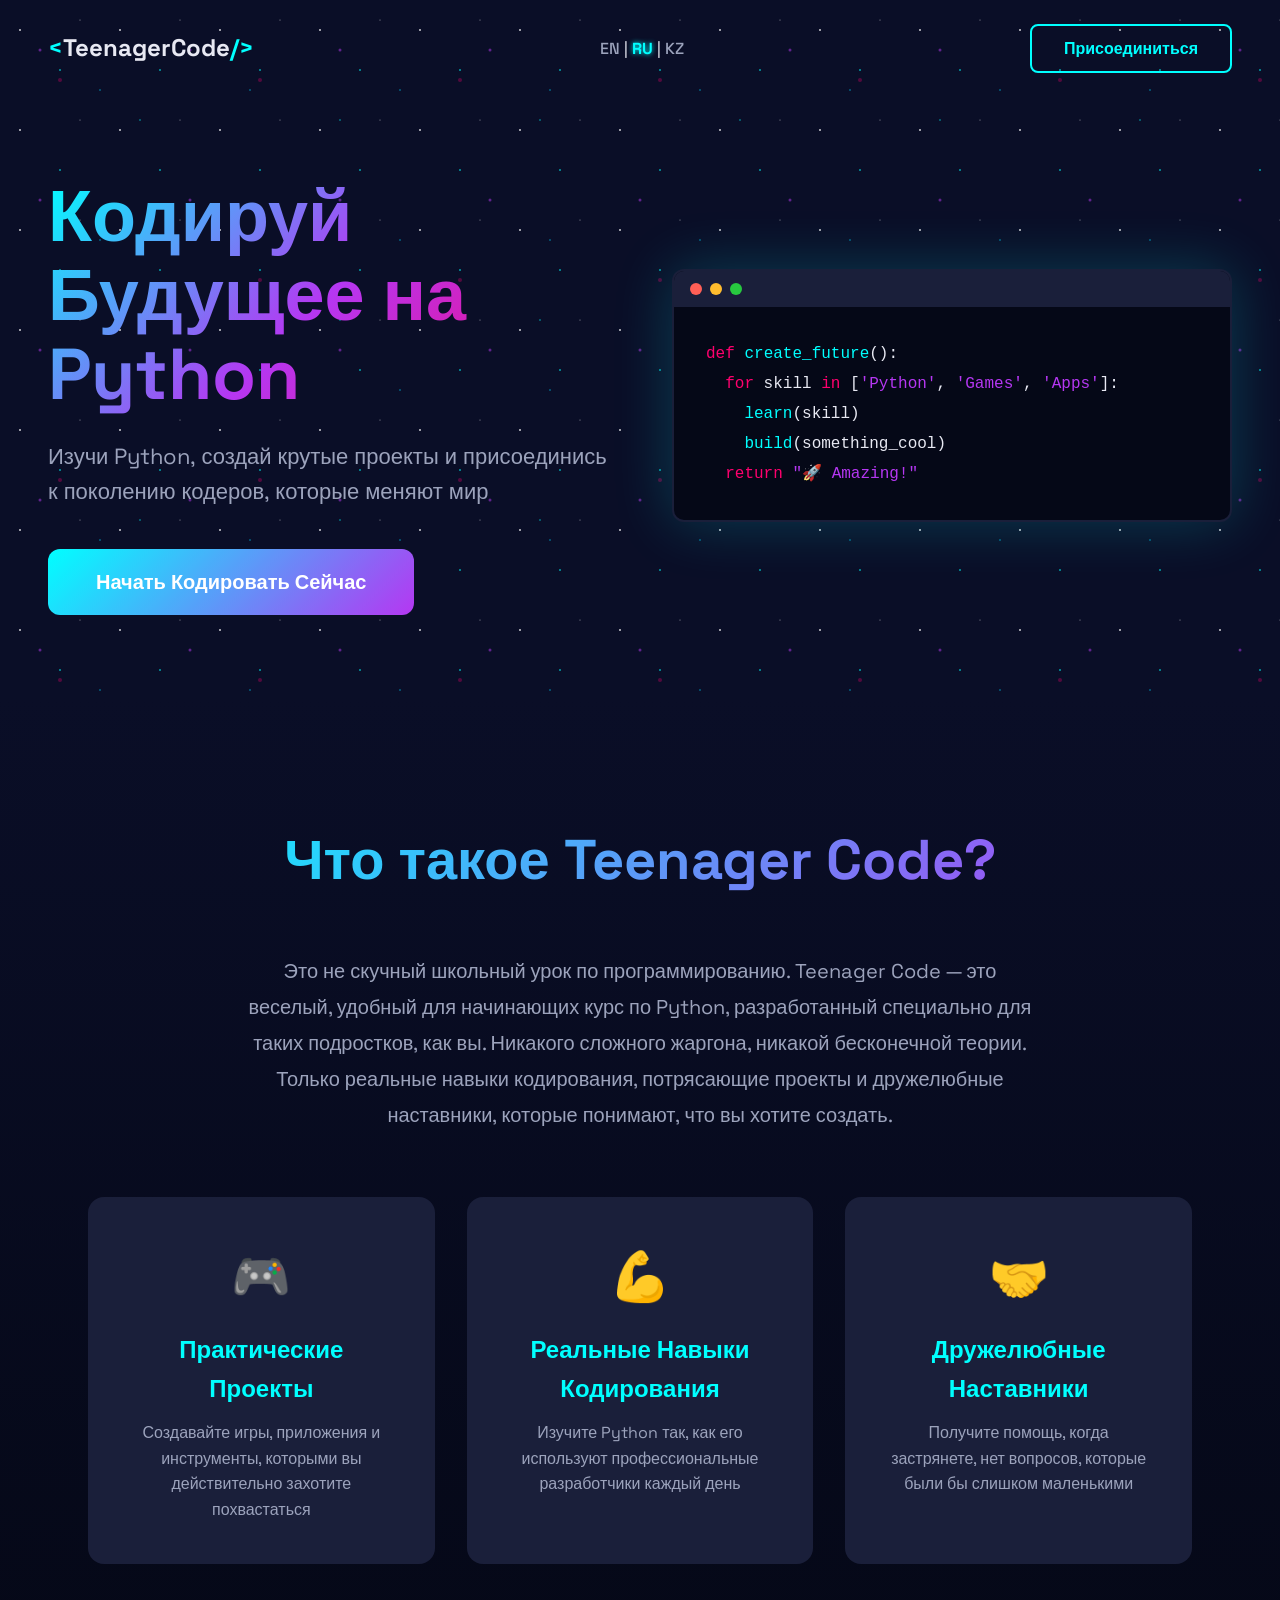
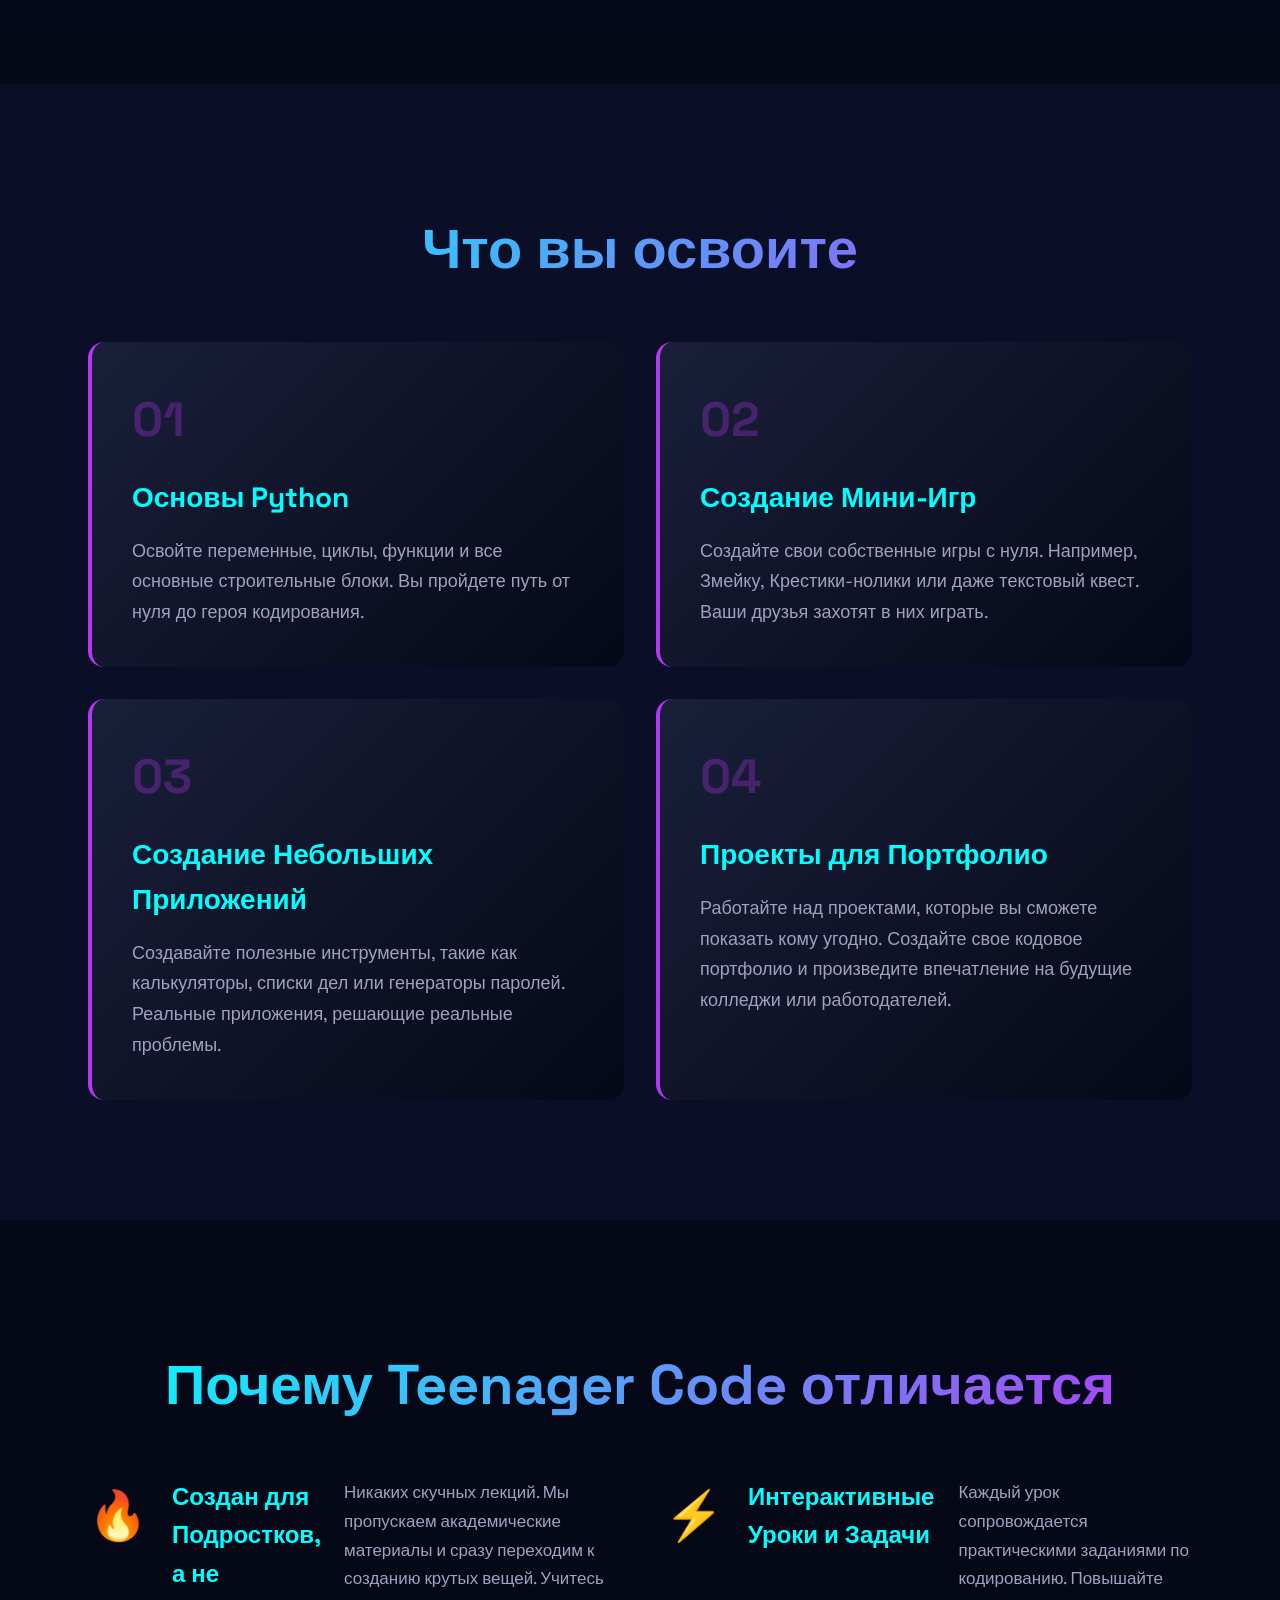
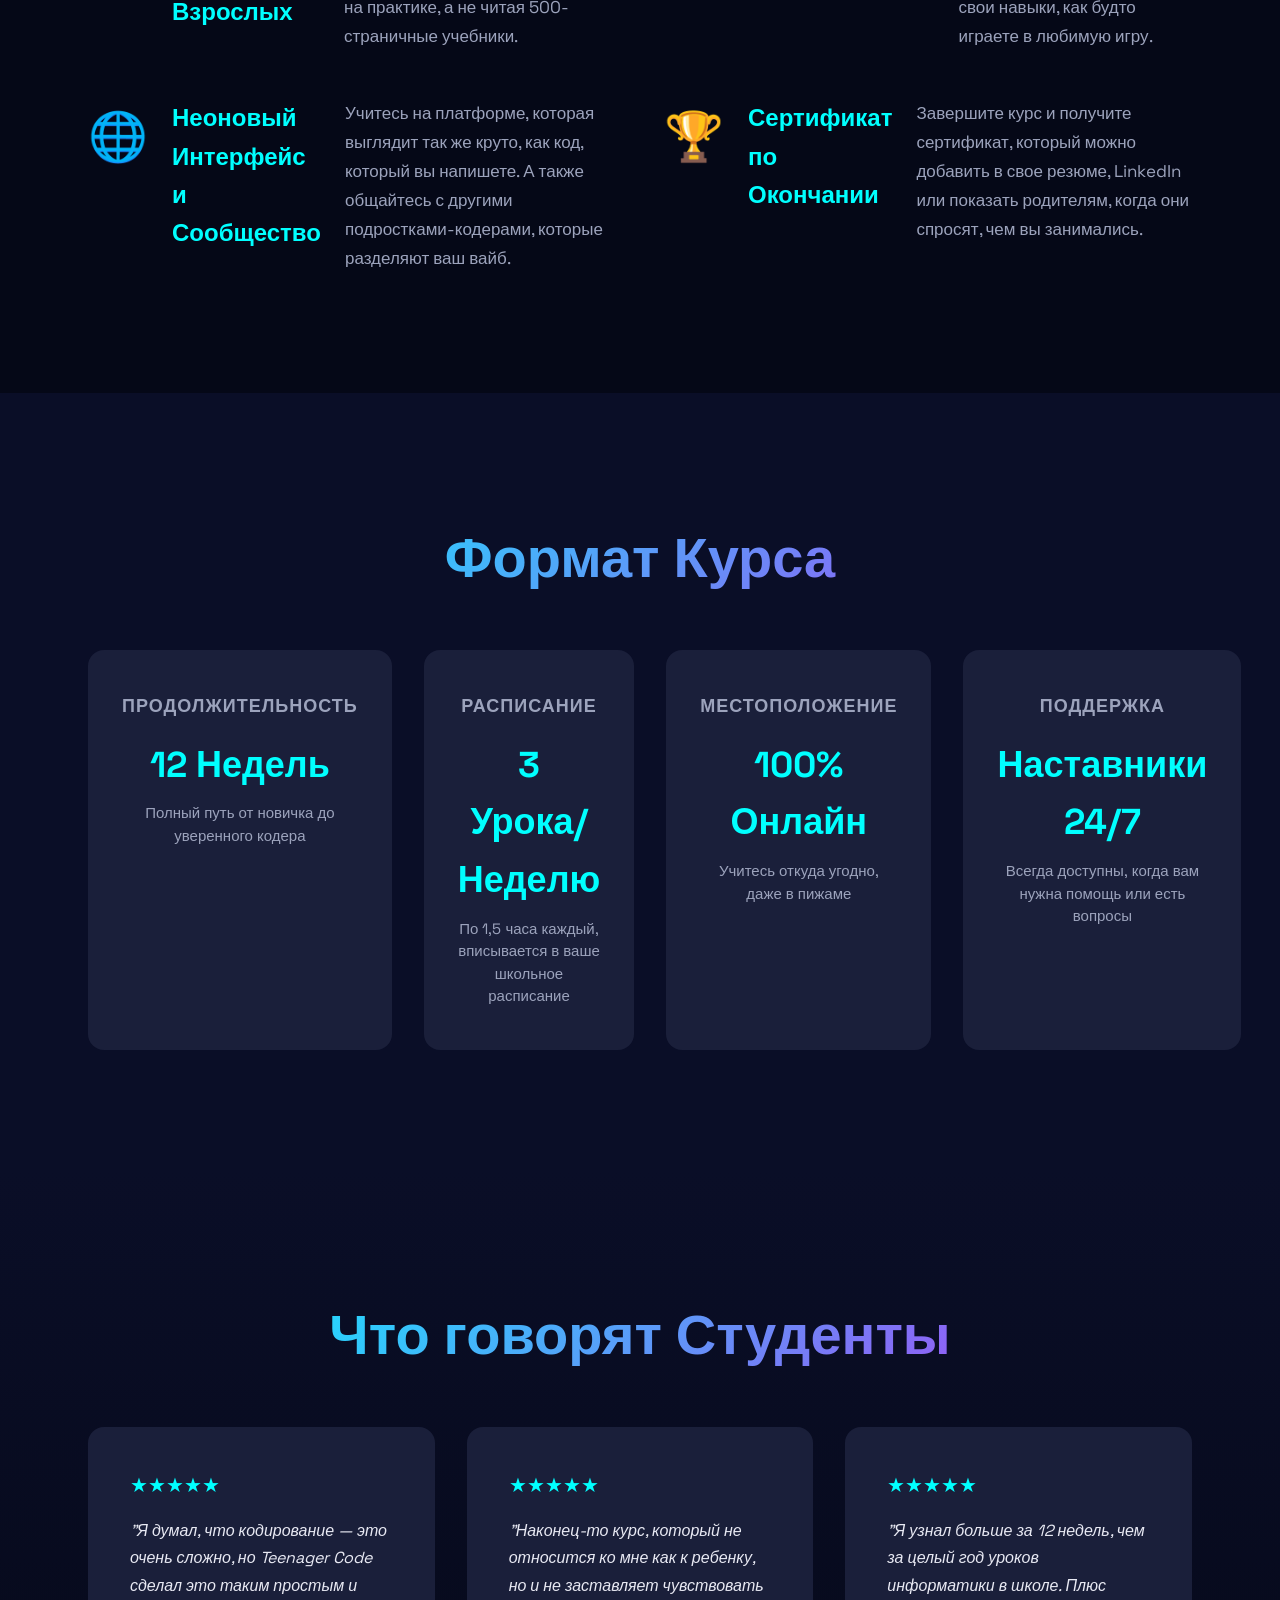
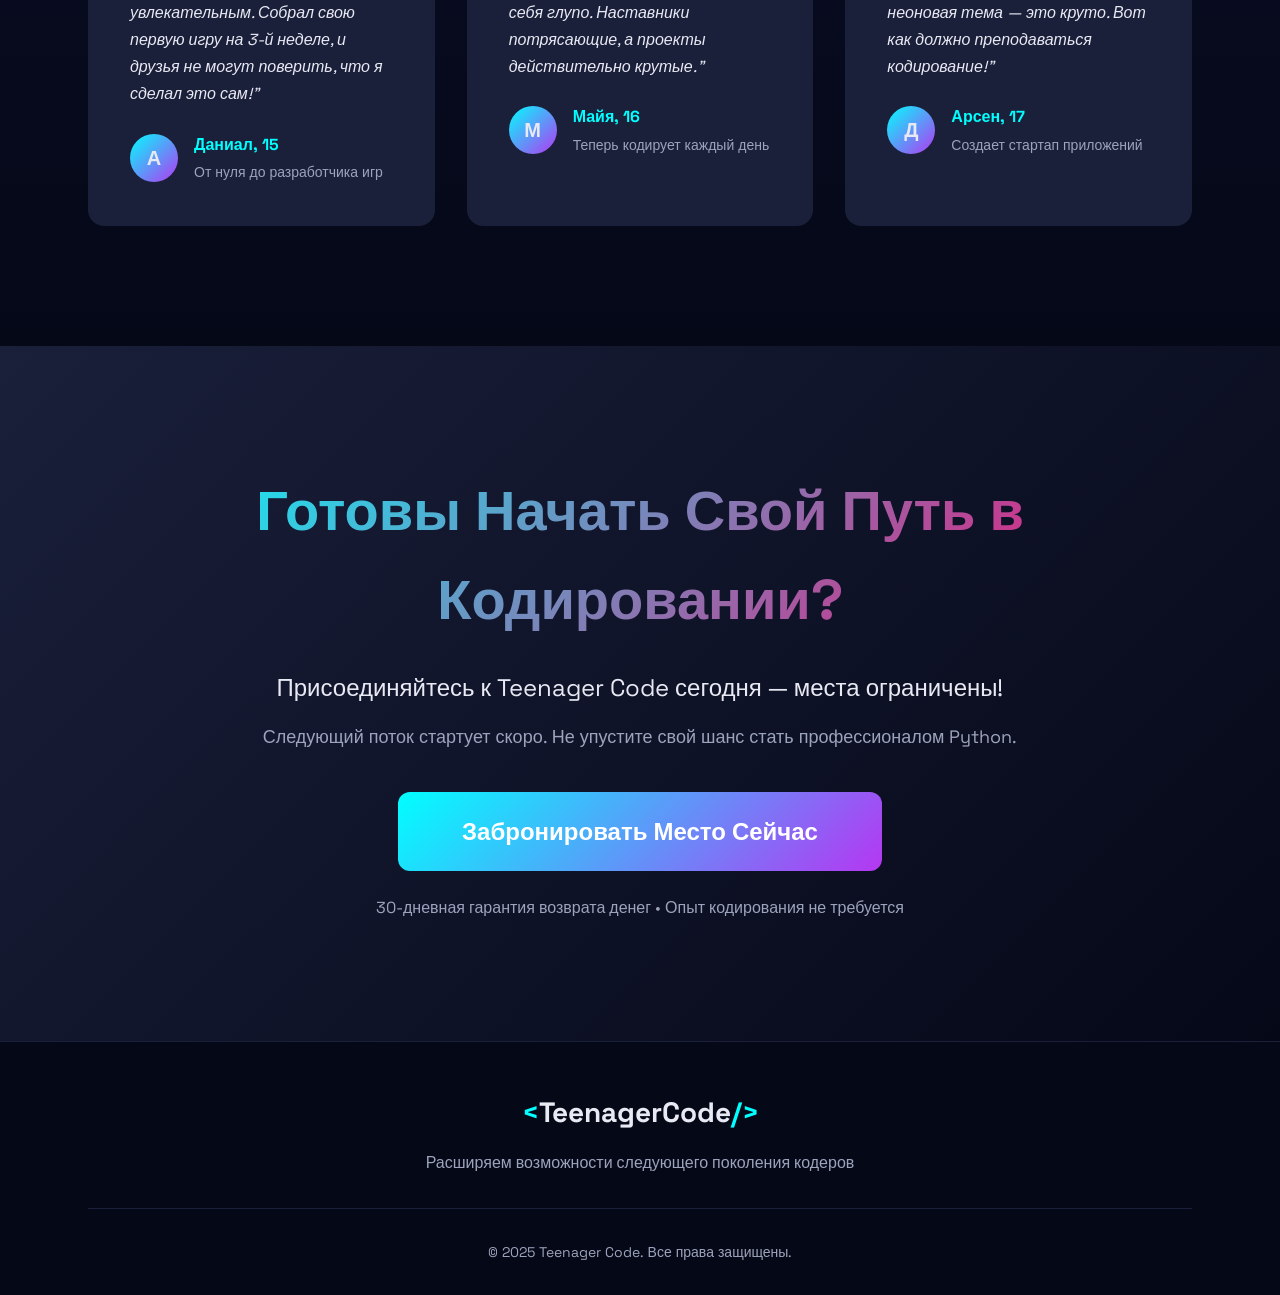
<file: index.html>
<!DOCTYPE html>
<html lang="ru">
<head>
    <meta charset="UTF-8">
    <meta name="viewport" content="width=device-width, initial-scale=1.0">
    <title>Teenager Code - Изучай Python как Профессионал</title>
    <link rel="stylesheet" href="style.css">
</head>
<body>
    <div class="stars"></div>
    <div class="stars2"></div>
    <div class="stars3"></div>

    <header>
        <nav class="navbar">
            <div class="logo">
                <span class="bracket">&lt;</span>TeenagerCode<span class="bracket">/&gt;</span>
            </div>
            <div class="lang-switcher">
                <a href="index_en.html">EN</a> |
                <a href="index.html" class="active">RU</a> |
                <a href="index_kk.html">KZ</a>
            </div>
            <button class="nav-cta">Присоединиться</button>
        </nav>
    </header>

    <main>
        <section class="hero">
            <div class="hero-content">
                <h1 class="glitch" data-text="Кодируй Будущее на Python">Кодируй Будущее на Python</h1>
                <p class="hero-subtitle">Изучи Python, создай крутые проекты и присоединись к поколению кодеров, которые меняют мир</p>
                <button class="cta-button">
                    <span>Начать Кодировать Сейчас</span>
                    <div class="glow"></div>
                </button>
            </div>
            <div class="hero-visual">
                <div class="code-window">
                    <div class="window-header">
                        <span class="dot red"></span>
                        <span class="dot yellow"></span>
                        <span class="dot green"></span>
                    </div>
                    <div class="code-content">
                        <code>
                            <span class="keyword">def</span> <span class="function">create_future</span>():
                            <br>&nbsp;&nbsp;<span class="keyword">for</span> skill <span class="keyword">in</span> [<span class="string">'Python'</span>, <span class="string">'Games'</span>, <span class="string">'Apps'</span>]:
                            <br>&nbsp;&nbsp;&nbsp;&nbsp;<span class="function">learn</span>(skill)
                            <br>&nbsp;&nbsp;&nbsp;&nbsp;<span class="function">build</span>(something_cool)
                            <br>&nbsp;&nbsp;<span class="keyword">return</span> <span class="string">"🚀 Amazing!"</span>
                        </code>
                    </div>
                </div>
            </div>
        </section>

        <section class="about">
            <div class="container">
                <h2 class="section-title">Что такое Teenager Code?</h2>
                <p class="section-text">
                    Это не скучный школьный урок по программированию. Teenager Code — это веселый, удобный для начинающих курс по Python, разработанный специально для таких подростков, как вы. Никакого сложного жаргона, никакой бесконечной теории. Только реальные навыки кодирования, потрясающие проекты и дружелюбные наставники, которые понимают, что вы хотите создать.
                </p>
                <div class="benefits-grid">
                    <div class="benefit-card">
                        <div class="icon">🎮</div>
                        <h3>Практические Проекты</h3>
                        <p>Создавайте игры, приложения и инструменты, которыми вы действительно захотите похвастаться</p>
                    </div>
                    <div class="benefit-card">
                        <div class="icon">💪</div>
                        <h3>Реальные Навыки Кодирования</h3>
                        <p>Изучите Python так, как его используют профессиональные разработчики каждый день</p>
                    </div>
                    <div class="benefit-card">
                        <div class="icon">🤝</div>
                        <h3>Дружелюбные Наставники</h3>
                        <p>Получите помощь, когда застрянете, нет вопросов, которые были бы слишком маленькими</p>
                    </div>
                </div>
            </div>
        </section>

        <section class="curriculum">
            <div class="container">
                <h2 class="section-title">Что вы освоите</h2>
                <div class="skills-grid">
                    <div class="skill-card">
                        <div class="skill-number">01</div>
                        <h3>Основы Python</h3>
                        <p>Освойте переменные, циклы, функции и все основные строительные блоки. Вы пройдете путь от нуля до героя кодирования.</p>
                    </div>
                    <div class="skill-card">
                        <div class="skill-number">02</div>
                        <h3>Создание Мини-Игр</h3>
                        <p>Создайте свои собственные игры с нуля. Например, Змейку, Крестики-нолики или даже текстовый квест. Ваши друзья захотят в них играть.</p>
                    </div>
                    <div class="skill-card">
                        <div class="skill-number">03</div>
                        <h3>Создание Небольших Приложений</h3>
                        <p>Создавайте полезные инструменты, такие как калькуляторы, списки дел или генераторы паролей. Реальные приложения, решающие реальные проблемы.</p>
                    </div>
                    <div class="skill-card">
                        <div class="skill-number">04</div>
                        <h3>Проекты для Портфолио</h3>
                        <p>Работайте над проектами, которые вы сможете показать кому угодно. Создайте свое кодовое портфолио и произведите впечатление на будущие колледжи или работодателей.</p>
                    </div>
                </div>
            </div>
        </section>

        <section class="why">
            <div class="container">
                <h2 class="section-title">Почему Teenager Code отличается</h2>
                <div class="features">
                    <div class="feature">
                        <div class="feature-icon">🔥</div>
                        <h3>Создан для Подростков, а не Взрослых</h3>
                        <p>Никаких скучных лекций. Мы пропускаем академические материалы и сразу переходим к созданию крутых вещей. Учитесь на практике, а не читая 500-страничные учебники.</p>
                    </div>
                    <div class="feature">
                        <div class="feature-icon">⚡</div>
                        <h3>Интерактивные Уроки и Задачи</h3>
                        <p>Каждый урок сопровождается практическими заданиями по кодированию. Повышайте свои навыки, как будто играете в любимую игру.</p>
                    </div>
                    <div class="feature">
                        <div class="feature-icon">🌐</div>
                        <h3>Неоновый Интерфейс и Сообщество</h3>
                        <p>Учитесь на платформе, которая выглядит так же круто, как код, который вы напишете. А также общайтесь с другими подростками-кодерами, которые разделяют ваш вайб.</p>
                    </div>
                    <div class="feature">
                        <div class="feature-icon">🏆</div>
                        <h3>Сертификат по Окончании</h3>
                        <p>Завершите курс и получите сертификат, который можно добавить в свое резюме, LinkedIn или показать родителям, когда они спросят, чем вы занимались.</p>
                    </div>
                </div>
            </div>
        </section>

        <section class="format">
            <div class="container">
                <h2 class="section-title">Формат Курса</h2>
                <div class="format-grid">
                    <div class="format-card">
                        <h3>Продолжительность</h3>
                        <p class="format-highlight">12 Недель</p>
                        <p>Полный путь от новичка до уверенного кодера</p>
                    </div>
                    <div class="format-card">
                        <h3>Расписание</h3>
                        <p class="format-highlight">3 Урока/Неделю</p>
                        <p>По 1,5 часа каждый, вписывается в ваше школьное расписание</p>
                    </div>
                    <div class="format-card">
                        <h3>Местоположение</h3>
                        <p class="format-highlight">100% Онлайн</p>
                        <p>Учитесь откуда угодно, даже в пижаме</p>
                    </div>
                    <div class="format-card">
                        <h3>Поддержка</h3>
                        <p class="format-highlight">Наставники 24/7</p>
                        <p>Всегда доступны, когда вам нужна помощь или есть вопросы</p>
                    </div>
                </div>
            </div>
        </section>

        <section class="testimonials">
            <div class="container">
                <h2 class="section-title">Что говорят Студенты</h2>
                <div class="testimonial-grid">
                    <div class="testimonial-card">
                        <div class="stars-rating">★★★★★</div>
                        <p>"Я думал, что кодирование — это очень сложно, но Teenager Code сделал это таким простым и увлекательным. Собрал свою первую игру на 3-й неделе, и друзья не могут поверить, что я сделал это сам!"</p>
                        <div class="student-info">
                            <div class="avatar">А</div>
                            <div>
                                <h4>Даниал, 15</h4>
                                <p>От нуля до разработчика игр</p>
                            </div>
                        </div>
                    </div>
                    <div class="testimonial-card">
                        <div class="stars-rating">★★★★★</div>
                        <p>"Наконец-то курс, который не относится ко мне как к ребенку, но и не заставляет чувствовать себя глупо. Наставники потрясающие, а проекты действительно крутые."</p>
                        <div class="student-info">
                            <div class="avatar">М</div>
                            <div>
                                <h4>Майя, 16</h4>
                                <p>Теперь кодирует каждый день</p>
                            </div>
                        </div>
                    </div>
                    <div class="testimonial-card">
                        <div class="stars-rating">★★★★★</div>
                        <p>"Я узнал больше за 12 недель, чем за целый год уроков информатики в школе. Плюс неоновая тема — это круто. Вот как должно преподаваться кодирование!"</p>
                        <div class="student-info">
                            <div class="avatar">Д</div>
                            <div>
                                <h4>Арсен, 17</h4>
                                <p>Создает стартап приложений</p>
                            </div>
                        </div>
                    </div>
                </div>
            </div>
        </section>

        <section class="final-cta">
            <div class="container">
                <h2 class="cta-title">Готовы Начать Свой Путь в Кодировании?</h2>
                <p class="cta-text">Присоединяйтесь к Teenager Code сегодня — места ограничены!</p>
                <p class="urgency">Следующий поток стартует скоро. Не упустите свой шанс стать профессионалом Python.</p>
                <button class="cta-button large">
                    <span>Забронировать Место Сейчас</span>
                    <div class="glow"></div>
                </button>
                <p class="guarantee">30-дневная гарантия возврата денег • Опыт кодирования не требуется</p>
            </div>
        </section>

        <div id="registrationModal" class="modal">
            <div class="modal-content">
                <span class="close-button">&times;</span>
                <h3 class="modal-title">Забронируйте Свое Место</h3>
                <p class="modal-subtitle">Оставьте свое имя и номер телефона. Мы свяжемся с вами в течение 24 часов.</p>
                <form id="registrationForm">
                    <input type="text" id="userName" placeholder="Ваше Имя" required>
                    <input type="tel" id="userPhone" placeholder="Номер Телефона (+7...)" required>
                    <button type="submit" class="modal-submit-btn">Отправить Заявку</button>
                </form>
            </div>
        </div>
    </main>

    <footer>
        <div class="container">
            <div class="footer-content">
                <div class="footer-logo">
                    <span class="bracket">&lt;</span>TeenagerCode<span class="bracket">/&gt;</span>
                </div>
                <p>Расширяем возможности следующего поколения кодеров</p>
            </div>
            <div class="footer-bottom">
                <p>&copy; 2025 Teenager Code. Все права защищены.</p>
            </div>
        </div>
    </footer>

    <script src="script.js"></script>
</body>
</html>
</file>
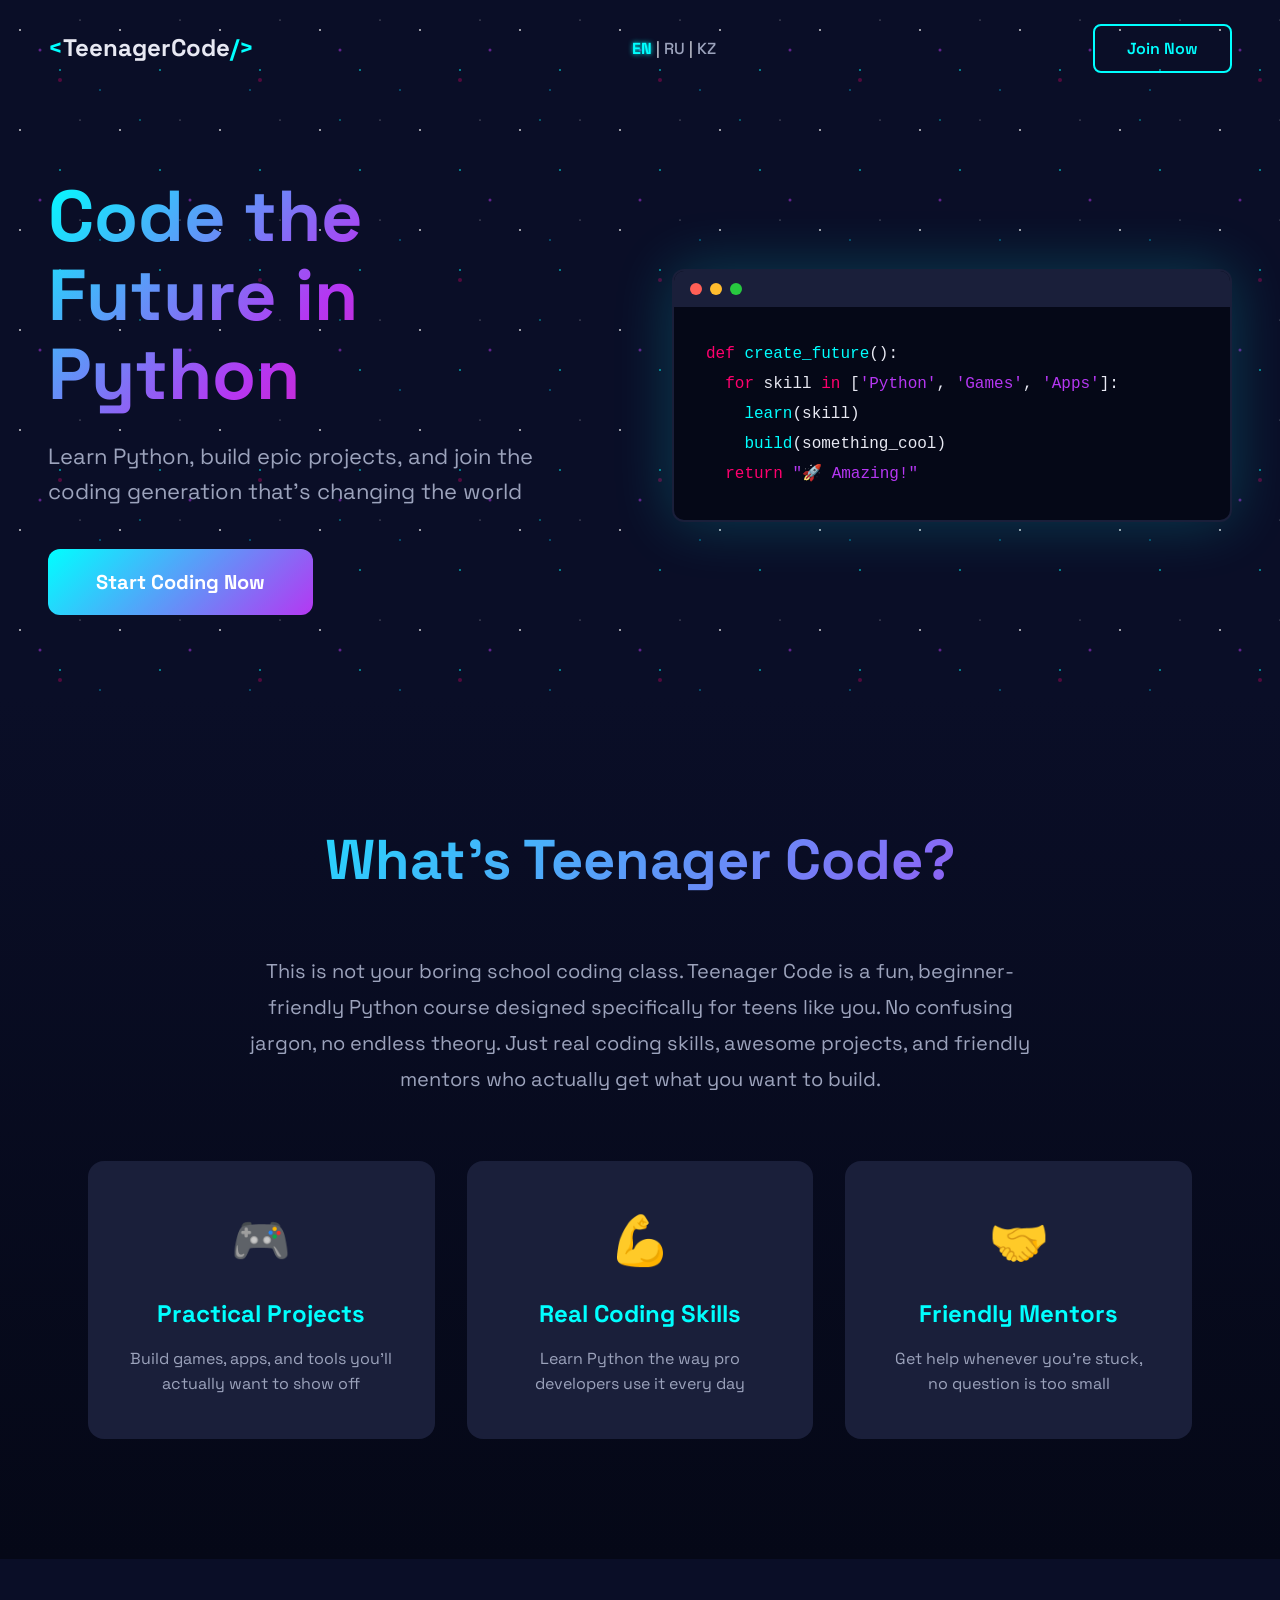
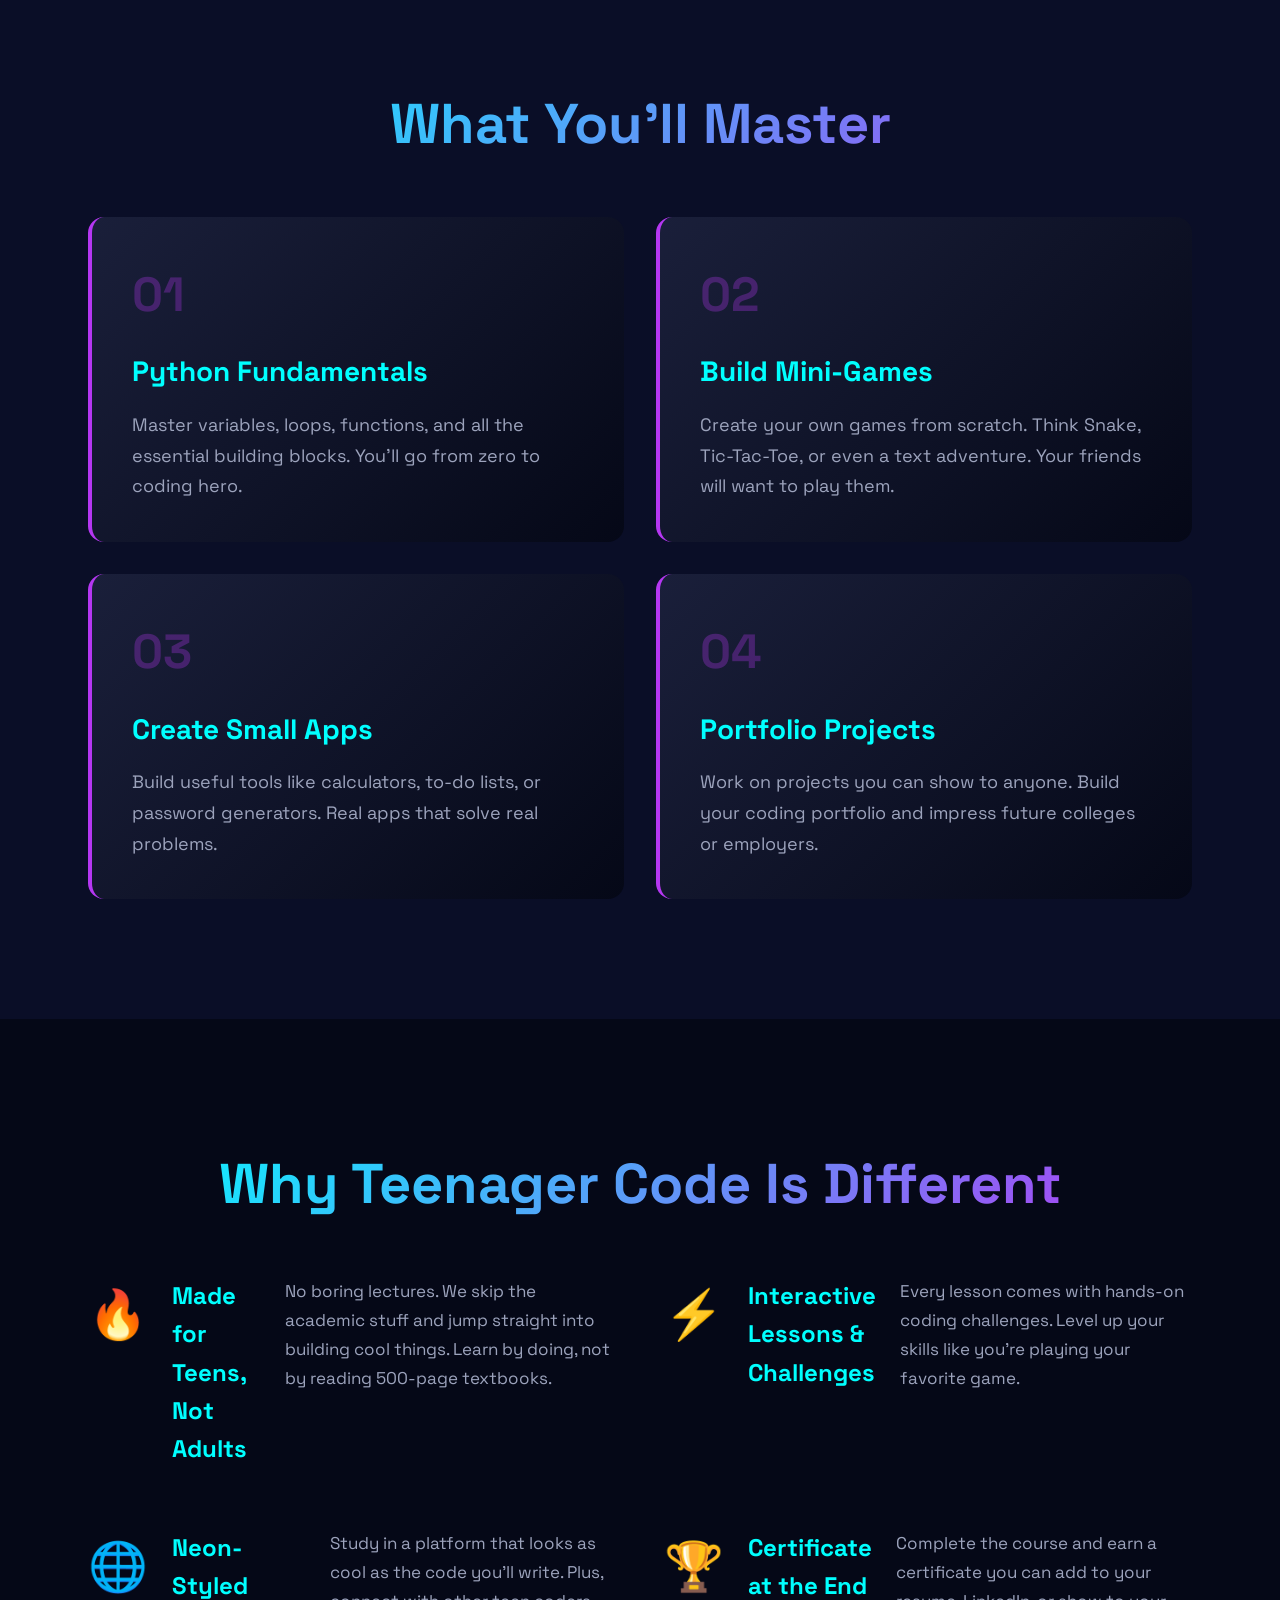
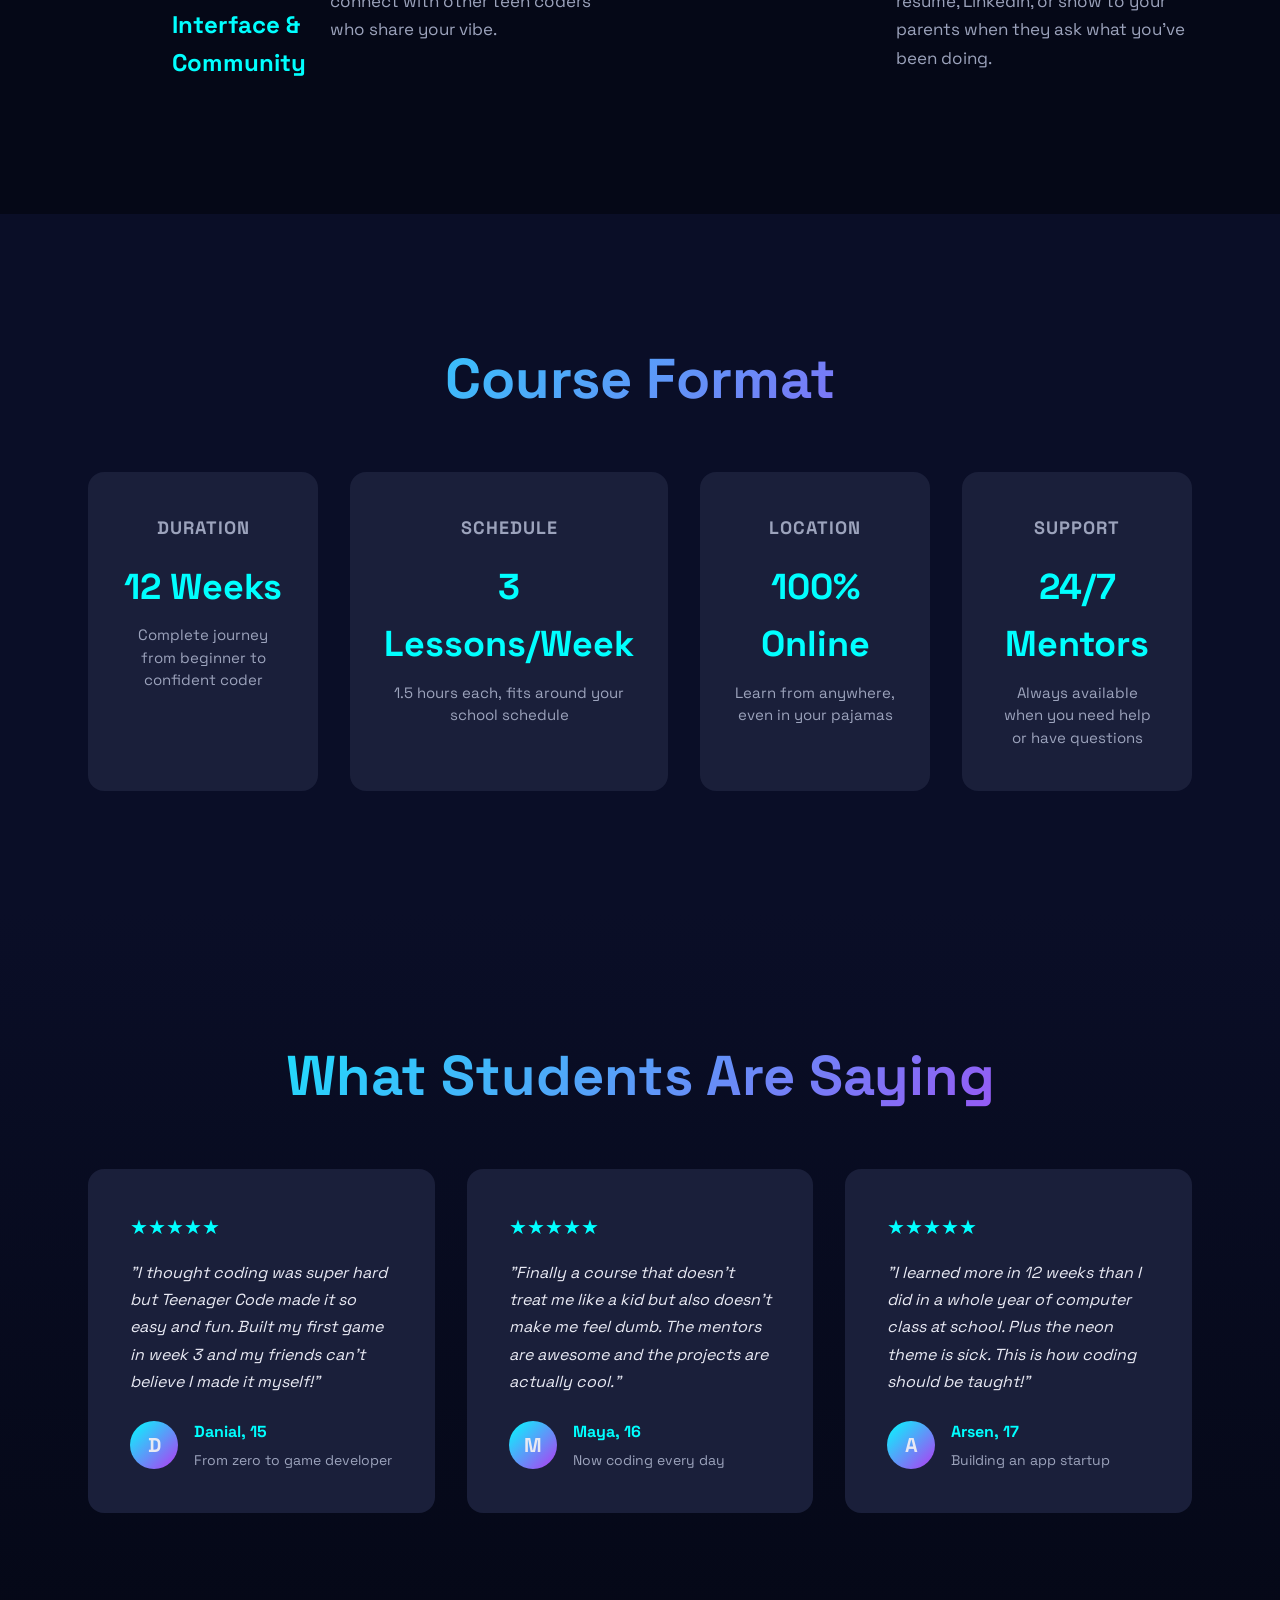
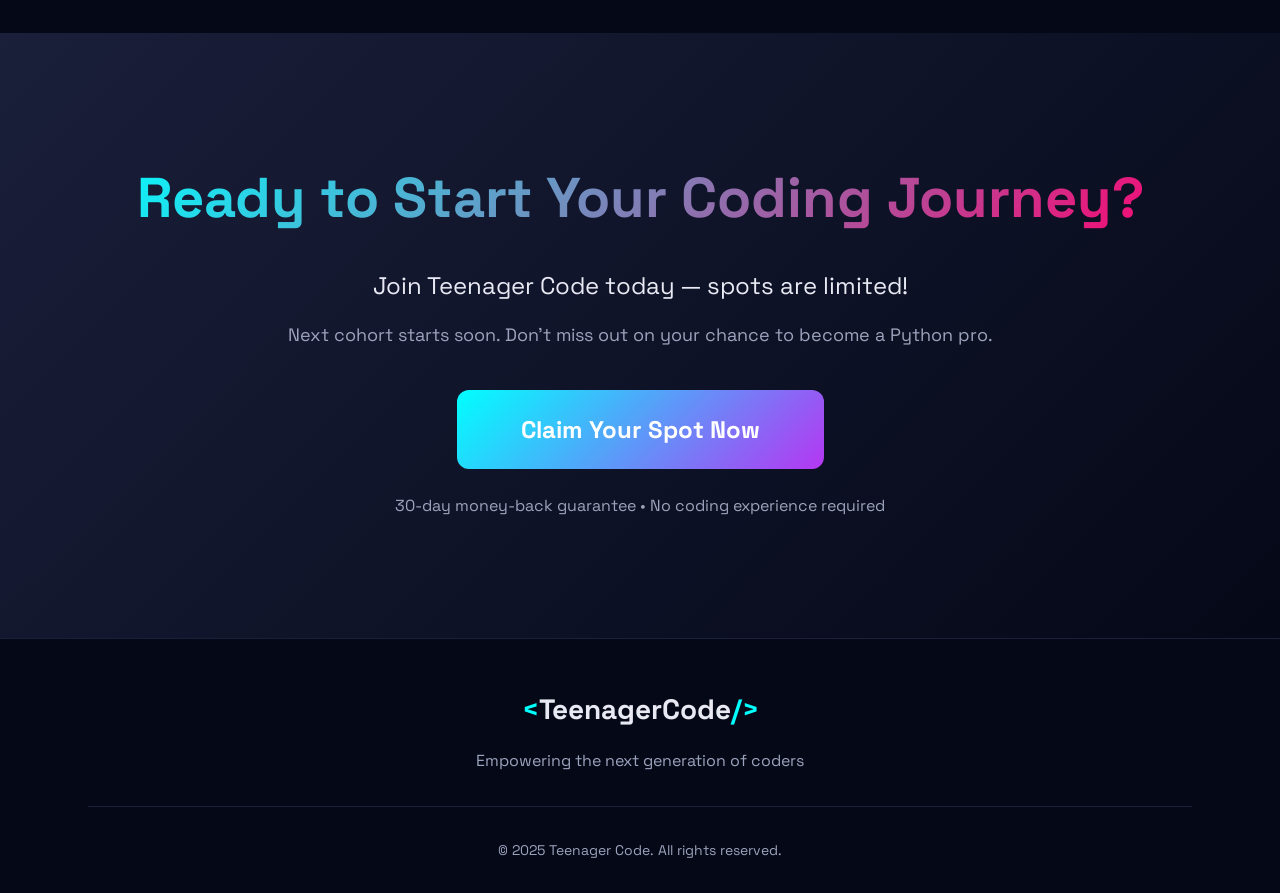
<file: index_en.html>
<!DOCTYPE html>
<html lang="en">
<head>
    <meta charset="UTF-8">
    <meta name="viewport" content="width=device-width, initial-scale=1.0">
    <title>Teenager Code - Learn Python Like a Pro</title>
    <link rel="stylesheet" href="style.css">
</head>
<body>
    <div class="stars"></div>
    <div class="stars2"></div>
    <div class="stars3"></div>

    <header>
        <nav class="navbar">
            <div class="logo">
                <span class="bracket">&lt;</span>TeenagerCode<span class="bracket">/&gt;</span>
            </div>
            <div class="lang-switcher">
                <a href="index_en.html" class="active">EN</a> |
                <a href="index.html">RU</a> |
                <a href="index_kk.html">KZ</a>
            </div>
            <button class="nav-cta">Join Now</button>
        </nav>
    </header>

    <main>
        <section class="hero">
            <div class="hero-content">
                <h1 class="glitch" data-text="Code the Future in Python">Code the Future in Python</h1>
                <p class="hero-subtitle">Learn Python, build epic projects, and join the coding generation that's changing the world</p>
                <button class="cta-button">
                    <span>Start Coding Now</span>
                    <div class="glow"></div>
                </button>
            </div>
            <div class="hero-visual">
                <div class="code-window">
                    <div class="window-header">
                        <span class="dot red"></span>
                        <span class="dot yellow"></span>
                        <span class="dot green"></span>
                    </div>
                    <div class="code-content">
                        <code>
                            <span class="keyword">def</span> <span class="function">create_future</span>():
                            <br>&nbsp;&nbsp;<span class="keyword">for</span> skill <span class="keyword">in</span> [<span class="string">'Python'</span>, <span class="string">'Games'</span>, <span class="string">'Apps'</span>]:
                            <br>&nbsp;&nbsp;&nbsp;&nbsp;<span class="function">learn</span>(skill)
                            <br>&nbsp;&nbsp;&nbsp;&nbsp;<span class="function">build</span>(something_cool)
                            <br>&nbsp;&nbsp;<span class="keyword">return</span> <span class="string">"🚀 Amazing!"</span>
                        </code>
                    </div>
                </div>
            </div>
        </section>

        <section class="about">
            <div class="container">
                <h2 class="section-title">What's Teenager Code?</h2>
                <p class="section-text">
                    This is not your boring school coding class. Teenager Code is a fun, beginner-friendly Python course designed specifically for teens like you. No confusing jargon, no endless theory. Just real coding skills, awesome projects, and friendly mentors who actually get what you want to build.
                </p>
                <div class="benefits-grid">
                    <div class="benefit-card">
                        <div class="icon">🎮</div>
                        <h3>Practical Projects</h3>
                        <p>Build games, apps, and tools you'll actually want to show off</p>
                    </div>
                    <div class="benefit-card">
                        <div class="icon">💪</div>
                        <h3>Real Coding Skills</h3>
                        <p>Learn Python the way pro developers use it every day</p>
                    </div>
                    <div class="benefit-card">
                        <div class="icon">🤝</div>
                        <h3>Friendly Mentors</h3>
                        <p>Get help whenever you're stuck, no question is too small</p>
                    </div>
                </div>
            </div>
        </section>

        <section class="curriculum">
            <div class="container">
                <h2 class="section-title">What You'll Master</h2>
                <div class="skills-grid">
                    <div class="skill-card">
                        <div class="skill-number">01</div>
                        <h3>Python Fundamentals</h3>
                        <p>Master variables, loops, functions, and all the essential building blocks. You'll go from zero to coding hero.</p>
                    </div>
                    <div class="skill-card">
                        <div class="skill-number">02</div>
                        <h3>Build Mini-Games</h3>
                        <p>Create your own games from scratch. Think Snake, Tic-Tac-Toe, or even a text adventure. Your friends will want to play them.</p>
                    </div>
                    <div class="skill-card">
                        <div class="skill-number">03</div>
                        <h3>Create Small Apps</h3>
                        <p>Build useful tools like calculators, to-do lists, or password generators. Real apps that solve real problems.</p>
                    </div>
                    <div class="skill-card">
                        <div class="skill-number">04</div>
                        <h3>Portfolio Projects</h3>
                        <p>Work on projects you can show to anyone. Build your coding portfolio and impress future colleges or employers.</p>
                    </div>
                </div>
            </div>
        </section>

        <section class="why">
            <div class="container">
                <h2 class="section-title">Why Teenager Code Is Different</h2>
                <div class="features">
                    <div class="feature">
                        <div class="feature-icon">🔥</div>
                        <h3>Made for Teens, Not Adults</h3>
                        <p>No boring lectures. We skip the academic stuff and jump straight into building cool things. Learn by doing, not by reading 500-page textbooks.</p>
                    </div>
                    <div class="feature">
                        <div class="feature-icon">⚡</div>
                        <h3>Interactive Lessons & Challenges</h3>
                        <p>Every lesson comes with hands-on coding challenges. Level up your skills like you're playing your favorite game.</p>
                    </div>
                    <div class="feature">
                        <div class="feature-icon">🌐</div>
                        <h3>Neon-Styled Interface & Community</h3>
                        <p>Study in a platform that looks as cool as the code you'll write. Plus, connect with other teen coders who share your vibe.</p>
                    </div>
                    <div class="feature">
                        <div class="feature-icon">🏆</div>
                        <h3>Certificate at the End</h3>
                        <p>Complete the course and earn a certificate you can add to your resume, LinkedIn, or show to your parents when they ask what you've been doing.</p>
                    </div>
                </div>
            </div>
        </section>

        <section class="format">
            <div class="container">
                <h2 class="section-title">Course Format</h2>
                <div class="format-grid">
                    <div class="format-card">
                        <h3>Duration</h3>
                        <p class="format-highlight">12 Weeks</p>
                        <p>Complete journey from beginner to confident coder</p>
                    </div>
                    <div class="format-card">
                        <h3>Schedule</h3>
                        <p class="format-highlight">3 Lessons/Week</p>
                        <p>1.5 hours each, fits around your school schedule</p>
                    </div>
                    <div class="format-card">
                        <h3>Location</h3>
                        <p class="format-highlight">100% Online</p>
                        <p>Learn from anywhere, even in your pajamas</p>
                    </div>
                    <div class="format-card">
                        <h3>Support</h3>
                        <p class="format-highlight">24/7 Mentors</p>
                        <p>Always available when you need help or have questions</p>
                    </div>
                </div>
            </div>
        </section>

        <section class="testimonials">
            <div class="container">
                <h2 class="section-title">What Students Are Saying</h2>
                <div class="testimonial-grid">
                    <div class="testimonial-card">
                        <div class="stars-rating">★★★★★</div>
                        <p>"I thought coding was super hard but Teenager Code made it so easy and fun. Built my first game in week 3 and my friends can't believe I made it myself!"</p>
                        <div class="student-info">
                            <div class="avatar">D</div>
                            <div>
                                <h4>Danial, 15</h4>
                                <p>From zero to game developer</p>
                            </div>
                        </div>
                    </div>
                    <div class="testimonial-card">
                        <div class="stars-rating">★★★★★</div>
                        <p>"Finally a course that doesn't treat me like a kid but also doesn't make me feel dumb. The mentors are awesome and the projects are actually cool."</p>
                        <div class="student-info">
                            <div class="avatar">M</div>
                            <div>
                                <h4>Maya, 16</h4>
                                <p>Now coding every day</p>
                            </div>
                        </div>
                    </div>
                    <div class="testimonial-card">
                        <div class="stars-rating">★★★★★</div>
                        <p>"I learned more in 12 weeks than I did in a whole year of computer class at school. Plus the neon theme is sick. This is how coding should be taught!"</p>
                        <div class="student-info">
                            <div class="avatar">A</div>
                            <div>
                                <h4>Arsen, 17</h4>
                                <p>Building an app startup</p>
                            </div>
                        </div>
                    </div>
                </div>
            </div>
        </section>

        <section class="final-cta">
            <div class="container">
                <h2 class="cta-title">Ready to Start Your Coding Journey?</h2>
                <p class="cta-text">Join Teenager Code today — spots are limited!</p>
                <p class="urgency">Next cohort starts soon. Don't miss out on your chance to become a Python pro.</p>
                <button class="cta-button large">
                    <span>Claim Your Spot Now</span>
                    <div class="glow"></div>
                </button>
                <p class="guarantee">30-day money-back guarantee • No coding experience required</p>
            </div>
        </section>

        <div id="registrationModal" class="modal">
            <div class="modal-content">
                <span class="close-button">&times;</span>
                <h3 class="modal-title">Book Your Spot</h3>
                <p class="modal-subtitle">Leave your name and phone number. We'll contact you within 24 hours.</p>
                <form id="registrationForm">
                    <input type="text" id="userName" placeholder="Your Name" required>
                    <input type="tel" id="userPhone" placeholder="Phone Number (+7...)" required>
                    <button type="submit" class="modal-submit-btn">Submit Application</button>
                </form>
            </div>
        </div>
    </main>

    <footer>
        <div class="container">
            <div class="footer-content">
                <div class="footer-logo">
                    <span class="bracket">&lt;</span>TeenagerCode<span class="bracket">/&gt;</span>
                </div>
                <p>Empowering the next generation of coders</p>
            </div>
            <div class="footer-bottom">
                <p>&copy; 2025 Teenager Code. All rights reserved.</p>
            </div>
        </div>
    </footer>

    <script src="script.js"></script>
</body>
</html>
</file>
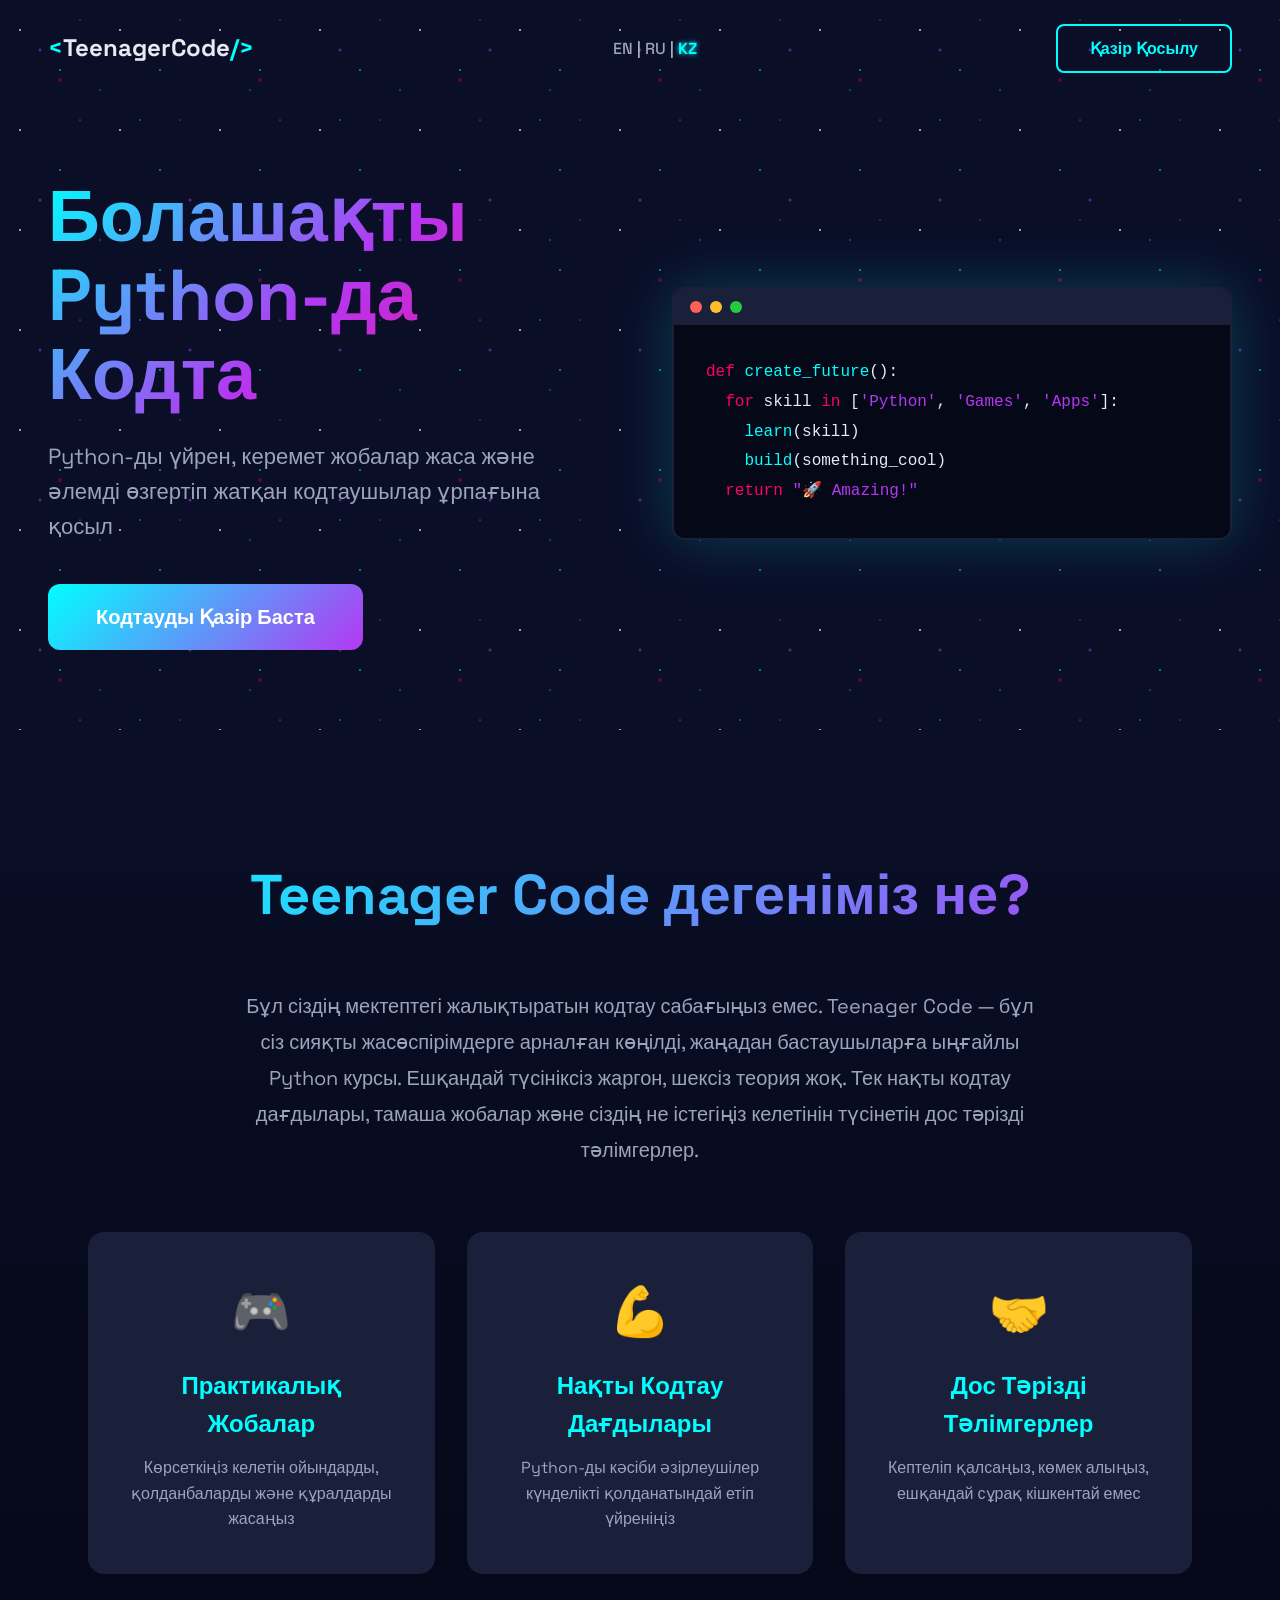
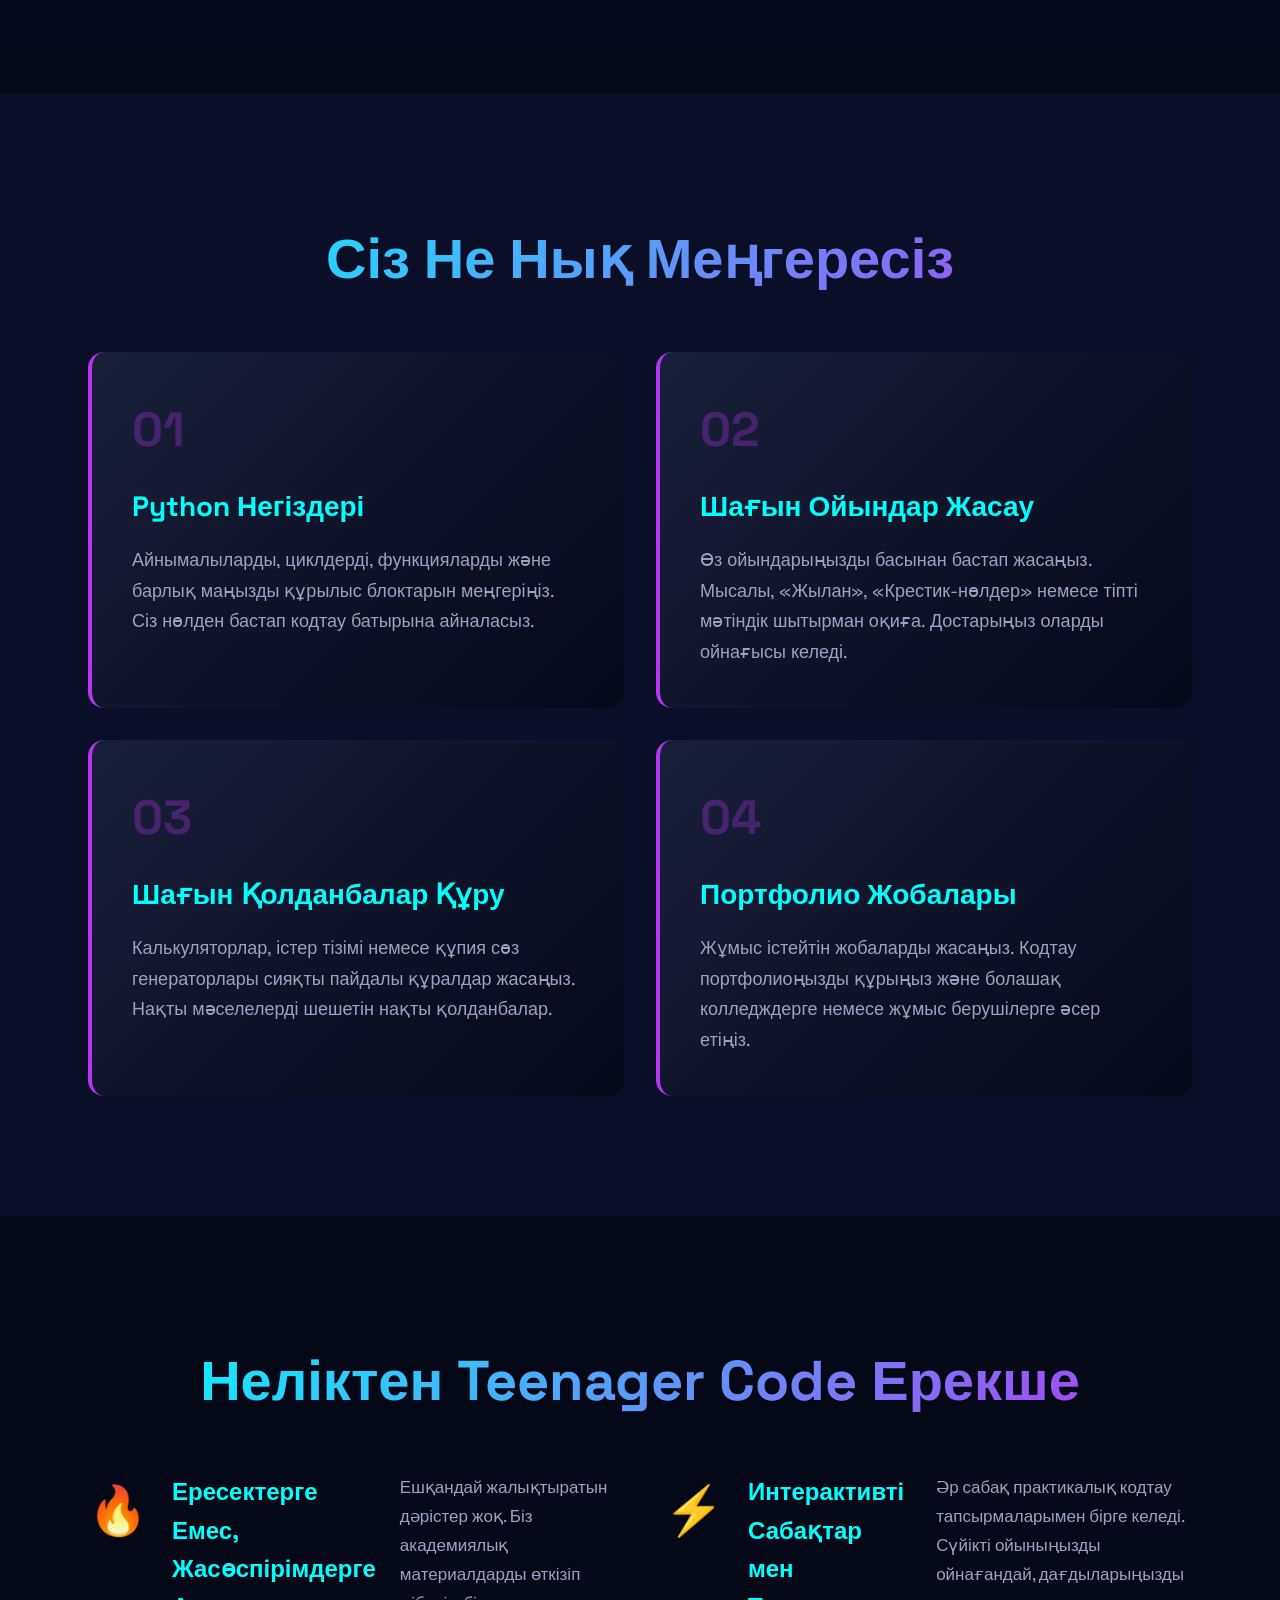
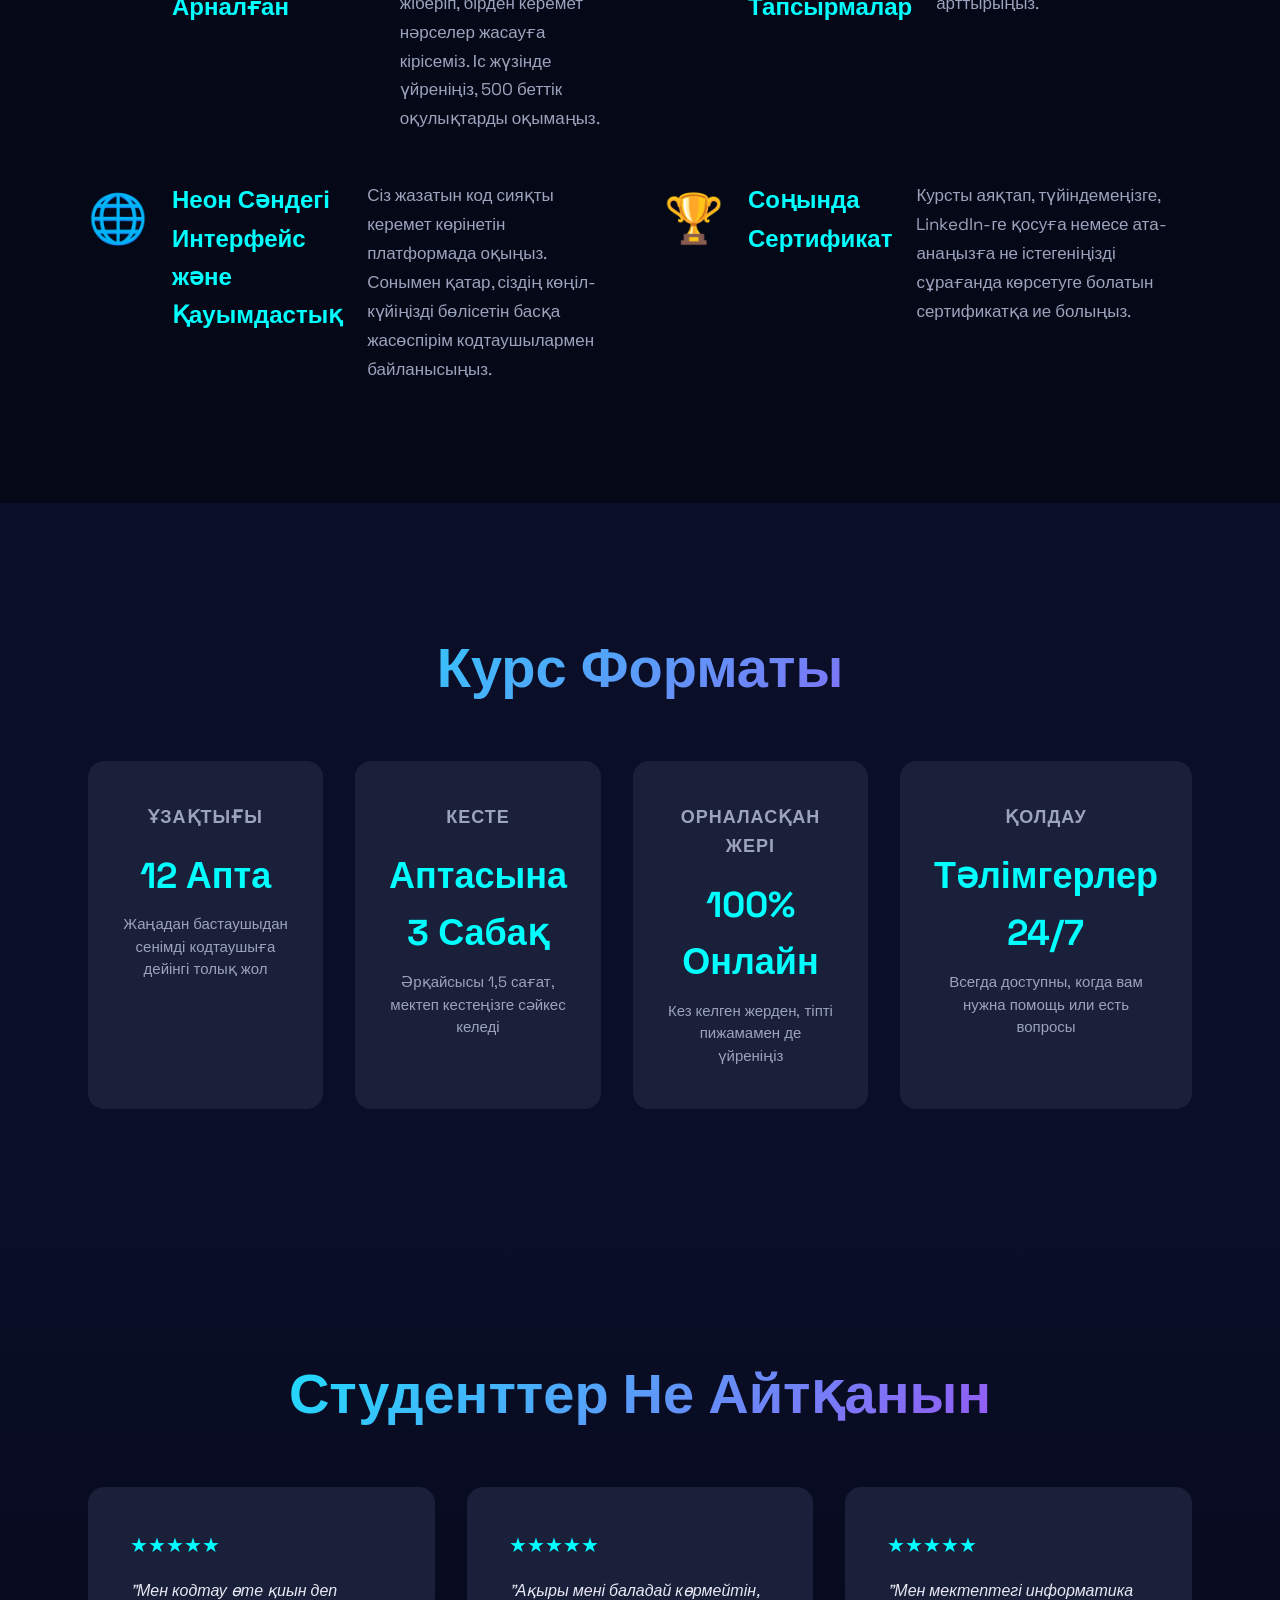
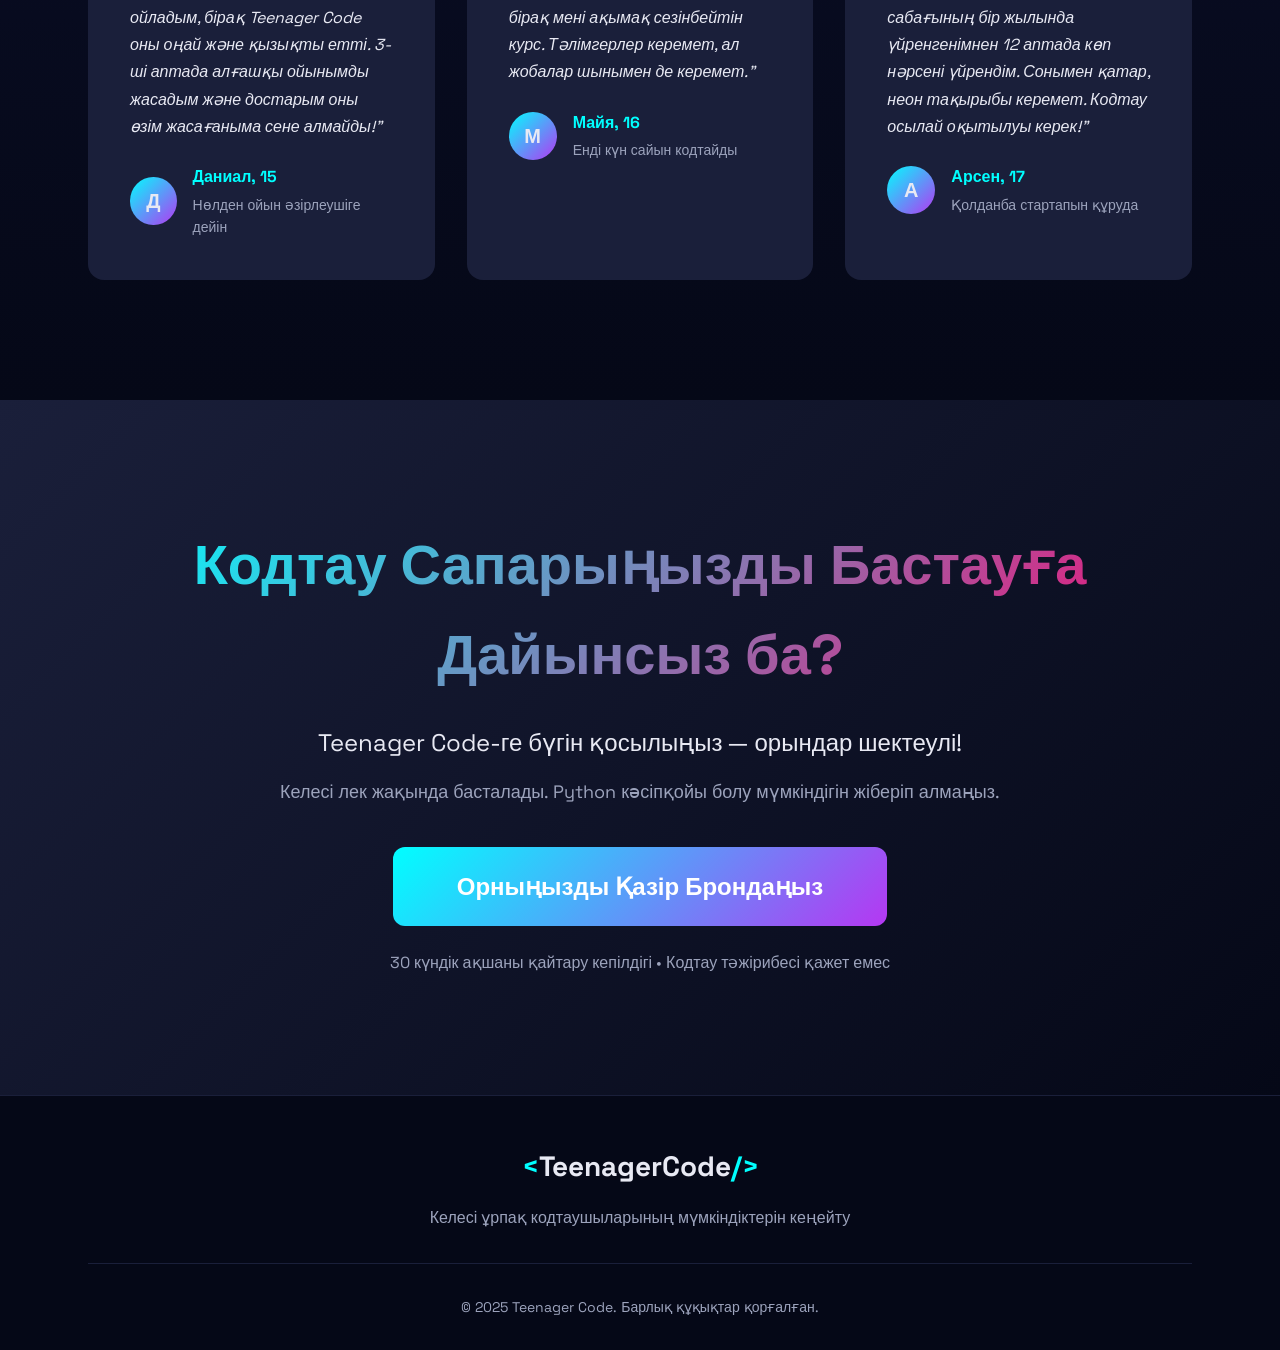
<file: index_kk.html>
<!DOCTYPE html>
<html lang="kk">
<head>
    <meta charset="UTF-8">
    <meta name="viewport" content="width=device-width, initial-scale=1.0">
    <title>Teenager Code - Python-ды Кәсіби Маман Ретинде Үйрену</title>
    <link rel="stylesheet" href="style.css">
</head>
<body>
    <div class="stars"></div>
    <div class="stars2"></div>
    <div class="stars3"></div>

    <header>
        <nav class="navbar">
            <div class="logo">
                <span class="bracket">&lt;</span>TeenagerCode<span class="bracket">/&gt;</span>
            </div>
            <div class="lang-switcher">
                <a href="index_en.html">EN</a> |
                <a href="index.html">RU</a> |
                <a href="index_kk.html" class="active">KZ</a>
            </div>
            <button class="nav-cta">Қазір Қосылу</button>
        </nav>
    </header>

    <main>
        <section class="hero">
            <div class="hero-content">
                <h1 class="glitch" data-text="Болашақты Python-да Кодта">Болашақты Python-да Кодта</h1>
                <p class="hero-subtitle">Python-ды үйрен, керемет жобалар жаса және әлемді өзгертіп жатқан кодтаушылар ұрпағына қосыл</p>
                <button class="cta-button">
                    <span>Кодтауды Қазір Баста</span>
                    <div class="glow"></div>
                </button>
            </div>
            <div class="hero-visual">
                <div class="code-window">
                    <div class="window-header">
                        <span class="dot red"></span>
                        <span class="dot yellow"></span>
                        <span class="dot green"></span>
                    </div>
                    <div class="code-content">
                        <code>
                            <span class="keyword">def</span> <span class="function">create_future</span>():
                            <br>&nbsp;&nbsp;<span class="keyword">for</span> skill <span class="keyword">in</span> [<span class="string">'Python'</span>, <span class="string">'Games'</span>, <span class="string">'Apps'</span>]:
                            <br>&nbsp;&nbsp;&nbsp;&nbsp;<span class="function">learn</span>(skill)
                            <br>&nbsp;&nbsp;&nbsp;&nbsp;<span class="function">build</span>(something_cool)
                            <br>&nbsp;&nbsp;<span class="keyword">return</span> <span class="string">"🚀 Amazing!"</span>
                        </code>
                    </div>
                </div>
            </div>
        </section>

        <section class="about">
            <div class="container">
                <h2 class="section-title">Teenager Code дегеніміз не?</h2>
                <p class="section-text">
                    Бұл сіздің мектептегі жалықтыратын кодтау сабағыңыз емес. Teenager Code — бұл сіз сияқты жасөспірімдерге арналған көңілді, жаңадан бастаушыларға ыңғайлы Python курсы. Ешқандай түсініксіз жаргон, шексіз теория жоқ. Тек нақты кодтау дағдылары, тамаша жобалар және сіздің не істегіңіз келетінін түсінетін дос тәрізді тәлімгерлер.
                </p>
                <div class="benefits-grid">
                    <div class="benefit-card">
                        <div class="icon">🎮</div>
                        <h3>Практикалық Жобалар</h3>
                        <p>Көрсеткіңіз келетін ойындарды, қолданбаларды және құралдарды жасаңыз</p>
                    </div>
                    <div class="benefit-card">
                        <div class="icon">💪</div>
                        <h3>Нақты Кодтау Дағдылары</h3>
                        <p>Python-ды кәсіби әзірлеушілер күнделікті қолданатындай етіп үйреніңіз</p>
                    </div>
                    <div class="benefit-card">
                        <div class="icon">🤝</div>
                        <h3>Дос Тәрізді Тәлімгерлер</h3>
                        <p>Кептеліп қалсаңыз, көмек алыңыз, ешқандай сұрақ кішкентай емес</p>
                    </div>
                </div>
            </div>
        </section>

        <section class="curriculum">
            <div class="container">
                <h2 class="section-title">Сіз Не Нық Меңгересіз</h2>
                <div class="skills-grid">
                    <div class="skill-card">
                        <div class="skill-number">01</div>
                        <h3>Python Негіздері</h3>
                        <p>Айнымалыларды, циклдерді, функцияларды және барлық маңызды құрылыс блоктарын меңгеріңіз. Сіз нөлден бастап кодтау батырына айналасыз.</p>
                    </div>
                    <div class="skill-card">
                        <div class="skill-number">02</div>
                        <h3>Шағын Ойындар Жасау</h3>
                        <p>Өз ойындарыңызды басынан бастап жасаңыз. Мысалы, «Жылан», «Крестик-нөлдер» немесе тіпті мәтіндік шытырман оқиға. Достарыңыз оларды ойнағысы келеді.</p>
                    </div>
                    <div class="skill-card">
                        <div class="skill-number">03</div>
                        <h3>Шағын Қолданбалар Құру</h3>
                        <p>Калькуляторлар, істер тізімі немесе құпия сөз генераторлары сияқты пайдалы құралдар жасаңыз. Нақты мәселелерді шешетін нақты қолданбалар.</p>
                    </div>
                    <div class="skill-card">
                        <div class="skill-number">04</div>
                        <h3>Портфолио Жобалары</h3>
                        <p>Жұмыс істейтін жобаларды жасаңыз. Кодтау портфолиоңызды құрыңыз және болашақ колледждерге немесе жұмыс берушілерге әсер етіңіз.</p>
                    </div>
                </div>
            </div>
        </section>

        <section class="why">
            <div class="container">
                <h2 class="section-title">Неліктен Teenager Code Ерекше</h2>
                <div class="features">
                    <div class="feature">
                        <div class="feature-icon">🔥</div>
                        <h3>Ересектерге Емес, Жасөспірімдерге Арналған</h3>
                        <p>Ешқандай жалықтыратын дәрістер жоқ. Біз академиялық материалдарды өткізіп жіберіп, бірден керемет нәрселер жасауға кірісеміз. Іс жүзінде үйреніңіз, 500 беттік оқулықтарды оқымаңыз.</p>
                    </div>
                    <div class="feature">
                        <div class="feature-icon">⚡</div>
                        <h3>Интерактивті Сабақтар мен Тапсырмалар</h3>
                        <p>Әр сабақ практикалық кодтау тапсырмаларымен бірге келеді. Сүйікті ойыныңызды ойнағандай, дағдыларыңызды арттырыңыз.</p>
                    </div>
                    <div class="feature">
                        <div class="feature-icon">🌐</div>
                        <h3>Неон Сәндегі Интерфейс және Қауымдастық</h3>
                        <p>Сіз жазатын код сияқты керемет көрінетін платформада оқыңыз. Сонымен қатар, сіздің көңіл-күйіңізді бөлісетін басқа жасөспірім кодтаушылармен байланысыңыз.</p>
                    </div>
                    <div class="feature">
                        <div class="feature-icon">🏆</div>
                        <h3>Соңында Сертификат</h3>
                        <p>Курсты аяқтап, түйіндемеңізге, LinkedIn-ге қосуға немесе ата-анаңызға не істегеніңізді сұрағанда көрсетуге болатын сертификатқа ие болыңыз.</p>
                    </div>
                </div>
            </div>
        </section>

        <section class="format">
            <div class="container">
                <h2 class="section-title">Курс Форматы</h2>
                <div class="format-grid">
                    <div class="format-card">
                        <h3>Ұзақтығы</h3>
                        <p class="format-highlight">12 Апта</p>
                        <p>Жаңадан бастаушыдан сенімді кодтаушыға дейінгі толық жол</p>
                    </div>
                    <div class="format-card">
                        <h3>Кесте</h3>
                        <p class="format-highlight">Аптасына 3 Сабақ</p>
                        <p>Әрқайсысы 1,5 сағат, мектеп кестеңізге сәйкес келеді</p>
                    </div>
                    <div class="format-card">
                        <h3>Орналасқан Жері</h3>
                        <p class="format-highlight">100% Онлайн</p>
                        <p>Кез келген жерден, тіпті пижамамен де үйреніңіз</p>
                    </div>
                    <div class="format-card">
                        <h3>Қолдау</h3>
                        <p class="format-highlight">Тәлімгерлер 24/7</p>
                        <p>Всегда доступны, когда вам нужна помощь или есть вопросы</p>
                    </div>
                </div>
            </div>
        </section>

        <section class="testimonials">
            <div class="container">
                <h2 class="section-title">Студенттер Не Айтқанын</h2>
                <div class="testimonial-grid">
                    <div class="testimonial-card">
                        <div class="stars-rating">★★★★★</div>
                        <p>"Мен кодтау өте қиын деп ойладым, бірақ Teenager Code оны оңай және қызықты етті. 3-ші аптада алғашқы ойынымды жасадым және достарым оны өзім жасағаныма сене алмайды!"</p>
                        <div class="student-info">
                            <div class="avatar">Д</div>
                            <div>
                                <h4>Даниал, 15</h4>
                                <p>Нөлден ойын әзірлеушіге дейін</p>
                            </div>
                        </div>
                    </div>
                    <div class="testimonial-card">
                        <div class="stars-rating">★★★★★</div>
                        <p>"Ақыры мені баладай көрмейтін, бірақ мені ақымақ сезінбейтін курс. Тәлімгерлер керемет, ал жобалар шынымен де керемет."</p>
                        <div class="student-info">
                            <div class="avatar">М</div>
                            <div>
                                <h4>Майя, 16</h4>
                                <p>Енді күн сайын кодтайды</p>
                            </div>
                        </div>
                    </div>
                    <div class="testimonial-card">
                        <div class="stars-rating">★★★★★</div>
                        <p>"Мен мектептегі информатика сабағының бір жылында үйренгенімнен 12 аптада көп нәрсені үйрендім. Сонымен қатар, неон тақырыбы керемет. Кодтау осылай оқытылуы керек!"</p>
                        <div class="student-info">
                            <div class="avatar">А</div>
                            <div>
                                <h4>Арсен, 17</h4>
                                <p>Қолданба стартапын құруда</p>
                            </div>
                        </div>
                    </div>
                </div>
            </div>
        </section>

        <section class="final-cta">
            <div class="container">
                <h2 class="cta-title">Кодтау Сапарыңызды Бастауға Дайынсыз ба?</h2>
                <p class="cta-text">Teenager Code-ге бүгін қосылыңыз — орындар шектеулі!</p>
                <p class="urgency">Келесі лек жақында басталады. Python кәсіпқойы болу мүмкіндігін жіберіп алмаңыз.</p>
                <button class="cta-button large">
                    <span>Орныңызды Қазір Брондаңыз</span>
                    <div class="glow"></div>
                </button>
                <p class="guarantee">30 күндік ақшаны қайтару кепілдігі • Кодтау тәжірибесі қажет емес</p>
            </div>
        </section>

        <div id="registrationModal" class="modal">
            <div class="modal-content">
                <span class="close-button">&times;</span>
                <h3 class="modal-title">Орныңызды Брондаңыз</h3>
                <p class="modal-subtitle">Аты-жөніңізді және телефон нөміріңізді қалдырыңыз. Біз сізбен 24 сағат ішінде хабарласамыз.</p>
                <form id="registrationForm">
                    <input type="text" id="userName" placeholder="Сіздің Атыңыз" required>
                    <input type="tel" id="userPhone" placeholder="Телефон Нөмірі (+7...)" required>
                    <button type="submit" class="modal-submit-btn">Өтінімді Жіберу</button>
                </form>
            </div>
        </div>
    </main>

    <footer>
        <div class="container">
            <div class="footer-content">
                <div class="footer-logo">
                    <span class="bracket">&lt;</span>TeenagerCode<span class="bracket">/&gt;</span>
                </div>
                <p>Келесі ұрпақ кодтаушыларының мүмкіндіктерін кеңейту</p>
            </div>
            <div class="footer-bottom">
                <p>&copy; 2025 Teenager Code. Барлық құқықтар қорғалған.</p>
            </div>
        </div>
    </footer>

    <script src="script.js"></script>
</body>
</html>
</file>
<file: style.css>
@import url('https://fonts.googleapis.com/css2?family=Space+Grotesk:wght@400;500;600;700&family=Fira+Code:wght@400;500&display=swap');

:root {
    --bg-dark: #0a0e27;
    --bg-darker: #050817;
    --navy: #1a1f3a;
    --cyan: #00ffff;
    --purple: #b537f2;
    --pink: #ff006e;
    --blue-glow: #00d9ff;
    --text-light: #e8e9f3;
    --text-gray: #9ca3bc;
}

* {
    margin: 0;
    padding: 0;
    box-sizing: border-box;
}

body {
    font-family: 'Space Grotesk', sans-serif;
    background: var(--bg-dark);
    color: var(--text-light);
    line-height: 1.6;
    overflow-x: hidden;
}

/* --- STARS BACKGROUND --- */
.stars,
.stars2,
.stars3 {
    position: fixed;
    top: 0;
    left: 0;
    width: 100%;
    height: 100%;
    pointer-events: none;
}

.stars {
    background: transparent url("data:image/svg+xml,%3Csvg xmlns='http://www.w3.org/2000/svg' width='100' height='100'%3E%3Ccircle cx='20' cy='30' r='1' fill='%23ffffff' opacity='0.8'/%3E%3Ccircle cx='60' cy='70' r='1' fill='%2300ffff' opacity='0.6'/%3E%3Ccircle cx='80' cy='20' r='0.5' fill='%23ffffff' opacity='0.7'/%3E%3C/svg%3E") repeat;
    animation: animateStars 100s linear infinite;
}

.stars2 {
    background: transparent url("data:image/svg+xml,%3Csvg xmlns='http://www.w3.org/2000/svg' width='150' height='150'%3E%3Ccircle cx='40' cy='50' r='1.5' fill='%23b537f2' opacity='0.5'/%3E%3Ccircle cx='100' cy='90' r='1' fill='%2300d9ff' opacity='0.4'/%3E%3C/svg%3E") repeat;
    animation: animateStars 150s linear infinite;
}

.stars3 {
    background: transparent url("data:image/svg+xml,%3Csvg xmlns='http://www.w3.org/2000/svg' width='200' height='200'%3E%3Ccircle cx='60' cy='80' r='2' fill='%23ff006e' opacity='0.3'/%3E%3Ccircle cx='140' cy='120' r='1' fill='%2300ffff' opacity='0.4'/%3E%3C/svg%3E") repeat;
    animation: animateStars 200s linear infinite;
}

@keyframes animateStars {
    from { transform: translateY(0); }
    to { transform: translateY(-1000px); }
}

/* --- NAV BAR --- */
.navbar {
    display: flex;
    justify-content: space-between;
    align-items: center;
    padding: 24px 48px;
    position: relative;
    z-index: 100;
}

.logo {
    font-size: 24px;
    font-weight: 700;
    color: var(--text-light);
}

.bracket {
    color: var(--cyan);
    font-weight: 700;
}

.lang-switcher a {
    color: var(--text-gray);
    text-decoration: none;
    font-size: 16px;
    font-weight: 500;
    transition: color 0.3s ease;
}

.lang-switcher a:hover {
    color: var(--cyan);
}

.lang-switcher .active {
    color: var(--cyan);
    font-weight: 700;
    text-shadow: 0 0 5px var(--cyan);
}

.nav-cta {
    background: transparent;
    border: 2px solid var(--cyan);
    color: var(--cyan);
    padding: 12px 32px;
    border-radius: 8px;
    font-family: 'Space Grotesk', sans-serif;
    font-weight: 600;
    font-size: 16px;
    cursor: pointer;
    transition: all 0.3s ease;
}

.nav-cta:hover {
    background: var(--cyan);
    color: var(--bg-dark);
    box-shadow: 0 0 20px var(--cyan);
}

/* --- HERO SECTION --- */
.hero {
    display: grid;
    grid-template-columns: 1fr 1fr;
    gap: 64px;
    align-items: center;
    padding: 80px 48px;
    max-width: 1400px;
    margin: 0 auto;
    position: relative;
}

.hero-content h1 {
    font-size: 72px;
    font-weight: 700;
    line-height: 1.1;
    margin-bottom: 24px;
    background: linear-gradient(135deg, var(--cyan) 0%, var(--purple) 50%, var(--pink) 100%);
    -webkit-background-clip: text;
    -webkit-text-fill-color: transparent;
    background-clip: text;
}

.glitch {
    position: relative;
}

.hero-subtitle {
    font-size: 22px;
    color: var(--text-gray);
    margin-bottom: 40px;
    line-height: 1.6;
}

.cta-button {
    position: relative;
    background: linear-gradient(135deg, var(--cyan), var(--purple));
    border: none;
    padding: 20px 48px;
    font-size: 20px;
    font-weight: 700;
    font-family: 'Space Grotesk', sans-serif;
    color: white;
    border-radius: 12px;
    cursor: pointer;
    overflow: hidden;
    transition: transform 0.2s ease;
}

.cta-button:hover {
    transform: translateY(-2px);
}

.cta-button .glow {
    position: absolute;
    top: -50%;
    left: -50%;
    width: 200%;
    height: 200%;
    background: radial-gradient(circle, rgba(255,255,255,0.3) 0%, transparent 70%);
    opacity: 0;
    transition: opacity 0.3s ease;
}

.cta-button:hover .glow {
    opacity: 1;
    animation: rotateGlow 2s linear infinite;
}

@keyframes rotateGlow {
    from { transform: rotate(0deg); }
    to { transform: rotate(360deg); }
}

.code-window {
    background: var(--bg-darker);
    border: 2px solid var(--navy);
    border-radius: 12px;
    overflow: hidden;
    box-shadow: 0 0 60px rgba(0, 255, 255, 0.2);
}

.window-header {
    background: var(--navy);
    padding: 12px 16px;
    display: flex;
    gap: 8px;
}

.dot {
    width: 12px;
    height: 12px;
    border-radius: 50%;
}

.dot.red { background: #ff5f56; }
.dot.yellow { background: #ffbd2e; }
.dot.green { background: #27c93f; }

.code-content {
    padding: 32px;
    font-family: 'Fira Code', monospace;
    font-size: 16px;
    line-height: 1.8;
}

.keyword { color: var(--pink); }
.function { color: var(--cyan); }
.string { color: var(--purple); }

/* --- GLOBAL LAYOUT & TYPOGRAPHY --- */
.container {
    max-width: 1200px;
    margin: 0 auto;
    padding: 0 48px;
}

.section-title {
    font-size: 56px;
    font-weight: 700;
    text-align: center;
    margin-bottom: 48px;
    background: linear-gradient(135deg, var(--cyan), var(--purple));
    -webkit-background-clip: text;
    -webkit-text-fill-color: transparent;
    background-clip: text;
}

section {
    padding: 120px 0;
    position: relative;
}

.about {
    background: linear-gradient(180deg, var(--bg-dark) 0%, var(--bg-darker) 100%);
}

.section-text {
    font-size: 20px;
    line-height: 1.8;
    color: var(--text-gray);
    text-align: center;
    max-width: 800px;
    margin: 0 auto 64px;
}

/* --- BENEFITS GRID --- */
.benefits-grid {
    display: grid;
    grid-template-columns: repeat(3, 1fr);
    gap: 32px;
    margin-top: 64px;
}

.benefit-card {
    background: var(--navy);
    padding: 40px;
    border-radius: 16px;
    border: 2px solid transparent;
    transition: all 0.3s ease;
    text-align: center;
}

.benefit-card:hover {
    border-color: var(--cyan);
    box-shadow: 0 0 30px rgba(0, 255, 255, 0.3);
    transform: translateY(-8px);
}

.icon {
    font-size: 48px;
    margin-bottom: 16px;
}

.benefit-card h3 {
    font-size: 24px;
    margin-bottom: 12px;
    color: var(--cyan);
}

.benefit-card p {
    color: var(--text-gray);
    line-height: 1.6;
}

/* --- SKILLS/CURRICULUM --- */
.skills-grid {
    display: grid;
    grid-template-columns: repeat(2, 1fr);
    gap: 32px;
}

.skill-card {
    background: linear-gradient(135deg, var(--navy) 0%, var(--bg-darker) 100%);
    padding: 40px;
    border-radius: 16px;
    border-left: 4px solid var(--purple);
    transition: all 0.3s ease;
}

.skill-card:hover {
    border-left-color: var(--cyan);
    box-shadow: 0 0 40px rgba(181, 55, 242, 0.2);
}

.skill-number {
    font-size: 48px;
    font-weight: 700;
    color: var(--purple);
    opacity: 0.3;
    margin-bottom: 16px;
}

.skill-card h3 {
    font-size: 28px;
    margin-bottom: 16px;
    color: var(--cyan);
}

.skill-card p {
    color: var(--text-gray);
    line-height: 1.7;
    font-size: 18px;
}

/* --- WHY SECTION (Features) --- */
.why {
    background: var(--bg-darker);
}

.features {
    display: grid;
    grid-template-columns: repeat(2, 1fr);
    gap: 48px;
}

.feature {
    display: flex;
    gap: 24px;
}

.feature-icon {
    font-size: 48px;
    flex-shrink: 0;
}

.feature h3 {
    font-size: 24px;
    margin-bottom: 12px;
    color: var(--cyan);
}

.feature p {
    color: var(--text-gray);
    line-height: 1.7;
    font-size: 17px;
}

/* --- FORMAT SECTION --- */
.format-grid {
    display: grid;
    grid-template-columns: repeat(4, 1fr);
    gap: 32px;
}

.format-card {
    background: var(--navy);
    padding: 40px 32px;
    border-radius: 16px;
    text-align: center;
    border: 2px solid transparent;
    transition: all 0.3s ease;
}

.format-card:hover {
    border-color: var(--pink);
    box-shadow: 0 0 30px rgba(255, 0, 110, 0.2);
}

.format-card h3 {
    font-size: 18px;
    color: var(--text-gray);
    margin-bottom: 16px;
    text-transform: uppercase;
    letter-spacing: 1px;
}

.format-highlight {
    font-size: 36px;
    font-weight: 700;
    color: var(--cyan);
    margin-bottom: 8px;
}

.format-card > p:last-child {
    color: var(--text-gray);
    font-size: 15px;
    line-height: 1.5;
}

/* --- TESTIMONIALS --- */
.testimonials {
    background: linear-gradient(180deg, var(--bg-dark) 0%, var(--bg-darker) 100%);
}

.testimonial-grid {
    display: grid;
    grid-template-columns: repeat(3, 1fr);
    gap: 32px;
}

.testimonial-card {
    background: var(--navy);
    padding: 40px;
    border-radius: 16px;
    border: 2px solid transparent;
    transition: all 0.3s ease;
}

.testimonial-card:hover {
    border-color: var(--purple);
    box-shadow: 0 0 40px rgba(181, 55, 242, 0.2);
    transform: translateY(-4px);
}

.stars-rating {
    color: var(--cyan);
    font-size: 20px;
    margin-bottom: 16px;
}

.testimonial-card > p {
    color: var(--text-light);
    line-height: 1.7;
    margin-bottom: 24px;
    font-size: 16px;
    font-style: italic;
}

.student-info {
    display: flex;
    align-items: center;
    gap: 16px;
}

.avatar {
    width: 48px;
    height: 48px;
    border-radius: 50%;
    background: linear-gradient(135deg, var(--cyan), var(--purple));
    display: flex;
    align-items: center;
    justify-content: center;
    font-weight: 700;
    font-size: 20px;
}

.student-info h4 {
    color: var(--cyan);
    margin-bottom: 4px;
}

.student-info p {
    color: var(--text-gray);
    font-size: 14px;
}

/* --- FINAL CTA --- */
.final-cta {
    background: linear-gradient(135deg, var(--navy) 0%, var(--bg-darker) 100%);
    text-align: center;
}

.cta-title {
    font-size: 56px;
    font-weight: 700;
    margin-bottom: 24px;
    background: linear-gradient(135deg, var(--cyan), var(--pink));
    -webkit-background-clip: text;
    -webkit-text-fill-color: transparent;
    background-clip: text;
}

.cta-text {
    font-size: 24px;
    color: var(--text-light);
    margin-bottom: 16px;
}

.urgency {
    color: var(--text-gray);
    font-size: 18px;
    margin-bottom: 40px;
}

.cta-button.large {
    font-size: 24px;
    padding: 24px 64px;
}

.guarantee {
    margin-top: 24px;
    color: var(--text-gray);
    font-size: 16px;
}

/* --- FOOTER --- */
footer {
    background: var(--bg-darker);
    padding: 48px 0 32px;
    border-top: 1px solid var(--navy);
}

.footer-content {
    text-align: center;
    margin-bottom: 32px;
}

.footer-logo {
    font-size: 28px;
    font-weight: 700;
    margin-bottom: 16px;
}

.footer-content p {
    color: var(--text-gray);
}

.footer-bottom {
    text-align: center;
    padding-top: 32px;
    border-top: 1px solid var(--navy);
    color: var(--text-gray);
    font-size: 14px;
}

/* ======================================= */
/* === СТИЛИ ДЛЯ МОДАЛЬНОГО ОКНА (NEW) === */
/* ======================================= */

/* Фон модального окна */
.modal {
    display: none; /* Скрыто по умолчанию, управляется JS */
    position: fixed; 
    z-index: 1000; /* Очень высокий, чтобы быть поверх всего */
    left: 0;
    top: 0;
    width: 100%;
    height: 100%;
    overflow: auto; 
    background-color: rgba(0, 0, 0, 0.85); /* Затемненный фон */
    backdrop-filter: blur(5px);
    transition: opacity 0.3s ease;
}

/* Содержимое модального окна (сама форма) */
.modal-content {
    background-color: var(--bg-darker); 
    color: var(--text-light);
    margin: 10% auto; /* 10% сверху и по центру */
    padding: 30px;
    border: 2px solid var(--cyan); /* Неоновая рамка */
    width: 90%;
    max-width: 400px;
    border-radius: 12px;
    box-shadow: 0 0 25px rgba(0, 255, 255, 0.4); /* Неоновое свечение */
    position: relative;
    animation: modalSlideDown 0.4s ease-out;
}

/* Кнопка закрытия */
.close-button {
    color: var(--text-gray);
    position: absolute;
    top: 10px;
    right: 18px;
    font-size: 32px;
    font-weight: 300;
    cursor: pointer;
    line-height: 1;
    transition: color 0.3s ease;
}

.close-button:hover,
.close-button:focus {
    color: var(--pink); 
}

/* Заголовки и подзаголовки формы */
.modal-title {
    color: var(--cyan);
    text-align: center;
    margin-bottom: 10px;
    text-shadow: 0 0 8px rgba(0, 255, 255, 0.4);
    font-size: 32px;
}

.modal-subtitle {
    text-align: center;
    margin-bottom: 25px;
    color: var(--text-gray);
    font-size: 16px;
}

/* Стили для полей ввода */
#registrationForm input {
    width: 100%;
    padding: 15px;
    margin: 15px 0;
    box-sizing: border-box;
    border: 1px solid var(--navy);
    background-color: var(--navy);
    color: var(--text-light);
    border-radius: 8px;
    font-family: 'Space Grotesk', sans-serif;
    font-size: 16px;
    transition: border-color 0.3s ease, box-shadow 0.3s ease;
}

#registrationForm input:focus {
    outline: none;
    border-color: var(--purple);
    box-shadow: 0 0 15px rgba(181, 55, 242, 0.5);
}

/* Кнопка отправки формы - повторяет стиль CTA */
.modal-submit-btn {
    background: linear-gradient(135deg, var(--purple), var(--pink));
    color: white;
    padding: 15px 20px;
    border: none;
    border-radius: 8px;
    cursor: pointer;
    width: 100%;
    font-weight: 700;
    text-transform: uppercase;
    margin-top: 20px;
    font-size: 18px;
    transition: transform 0.2s, box-shadow 0.3s;
}

.modal-submit-btn:hover {
    transform: translateY(-2px);
    box-shadow: 0 5px 20px rgba(255, 0, 110, 0.4);
}

/* Анимация появления модального окна */
@keyframes modalSlideDown {
    from { opacity: 0; transform: translateY(-50px); }
    to { opacity: 1; transform: translateY(0); }
}


/* --- MEDIA QUERIES --- (Адаптивность) */
@media (max-width: 1024px) {
    .hero {
        grid-template-columns: 1fr;
        padding: 60px 32px;
    }

    .hero-content h1 {
        font-size: 56px;
    }

    .benefits-grid,
    .skills-grid,
    .features,
    .format-grid,
    .testimonial-grid {
        grid-template-columns: 1fr;
    }

    .section-title {
        font-size: 42px;
    }

    .format-grid {
        grid-template-columns: repeat(2, 1fr);
    }
}

@media (max-width: 768px) {
    .navbar {
        padding: 20px 24px;
    }

    .hero-content h1 {
        font-size: 42px;
    }

    .hero-subtitle {
        font-size: 18px;
    }

    .container {
        padding: 0 24px;
    }

    section {
        padding: 80px 0;
    }

    .cta-title {
        font-size: 36px;
    }

    .format-grid {
        grid-template-columns: 1fr;
    }
    
    .logo {
        font-size: 20px;
    }

    .nav-cta {
        padding: 8px 16px;
        font-size: 14px;
    }

    .cta-button {
        padding: 16px 32px;
        font-size: 18px;
    }

    .modal-content {
        margin: 20% auto; /* Поднимаем модал на мобильных */
    }
}
</file>
